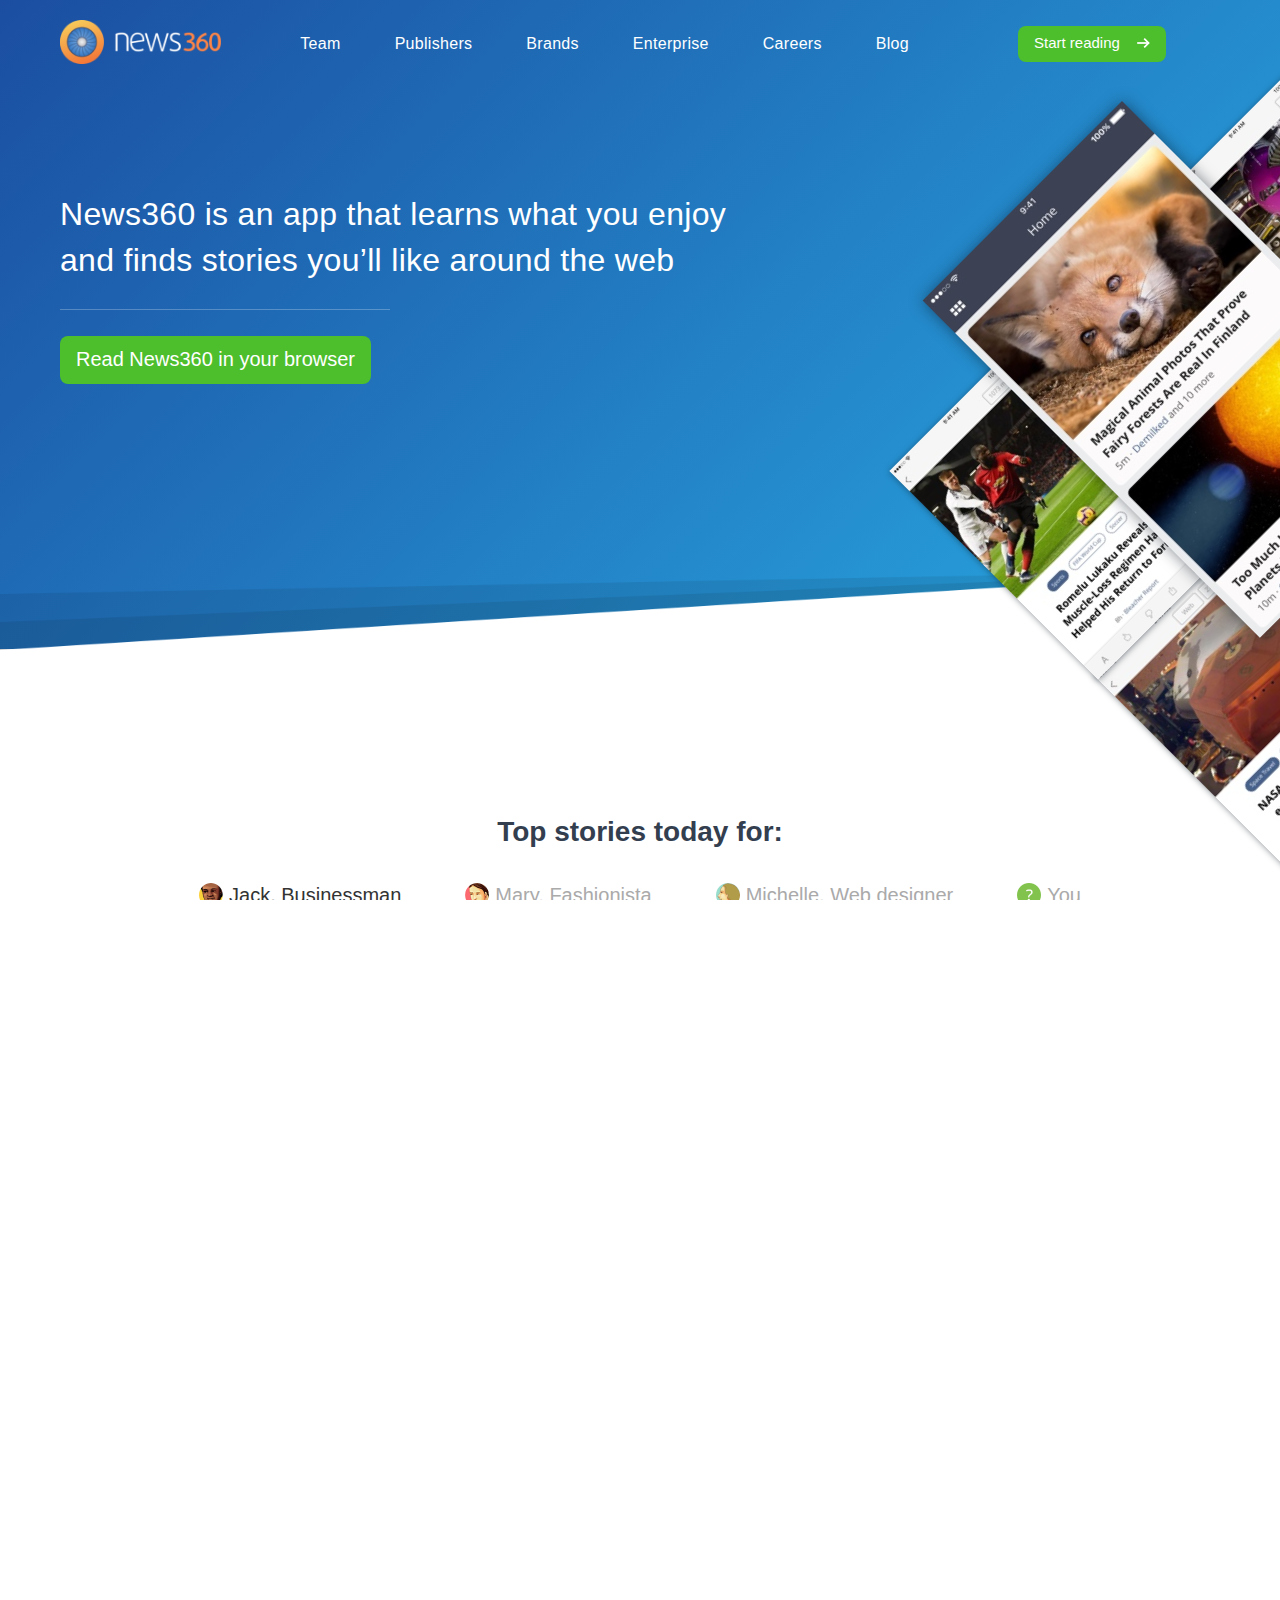
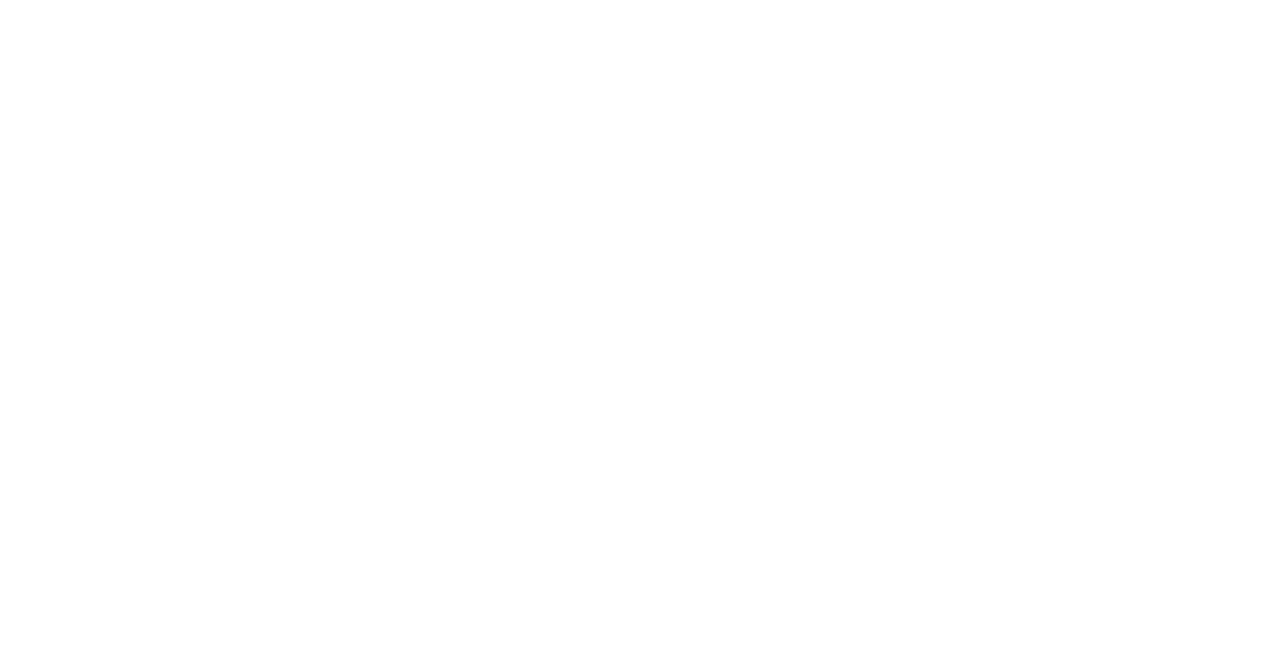
<file: index.html>
<!DOCTYPE html>
<html lang="en">

<head>
    <meta charset="UTF-8">
    <meta name="viewport" content="width=device-width, initial-scale=1">
    <title>News360</title>
    <link rel="stylesheet" href="https://use.fontawesome.com/releases/v5.8.1/css/all.css">
    <!-- <link rel="stylesheet" href="https://stackpath.bootstrapcdn.com/bootstrap/4.3.1/css/bootstrap.min.css"> -->
   
    <link rel="stylesheet" href="style.css">
    <link rel="stylesheet" href="responsive.css">
</head>

<body>
    <!--Header starts-->
    <header>
        <section id="header-wrapper">
            <div class="header-logo"><a href="#"><img src="img/logo_header.png"></a></div>
            <div class="header-nav-btn">
                <nav class="header-nav">
                    <a href="/team/" data-localize="team_link" class="">Team</a>
                    <a href="/publishers/" data-localize="publishers_link" class="">Publishers</a>
                    <a href="/brands/" data-localize="brands_link" class="">Brands</a>
                    <a href="/enterprise/" data-localize="enterprise_link" class="">Enterprise</a>
                    <a href="/careers/" data-localize="careers_link" class="">Careers</a>
                    <a href="http://contentmarketingallstars.com/" data-localize="blog_link" rel="nofollow">Blog</a>
                </nav>

             
            </div>
            <div class="header-btn index">
                <a href="home.html" class="button button-start green">
                    <span data-localize="start_reading_title">Start reading</span>
                    <span class="svg-icon"><svg xmlns="http://www.w3.org/2000/svg" width="13" height="10"
                            viewBox="1191 38.293 14.414 11.414">
                            <g style="fill:none;stroke:#fff;stroke-width:2px" transform="translate(7 6)">
                                <line x2="13" transform="translate(1184 38)"></line>
                                <path d="M1192,32l5,5-5,5" transform="translate(0 1)"></path>
                            </g>
                        </svg></span>
                </a>
            </div>
            <div class="tablet-toggle">
                <div class="header-btn tablet">
                    <a href="home.html" class="button button-start green">
                        <span data-localize="start_reading_title">Start reading</span>
                        <span class="svg-icon"><svg xmlns="http://www.w3.org/2000/svg" width="13" height="10"
                                viewBox="1191 38.293 14.414 11.414">
                                <g style="fill:none;stroke:#fff;stroke-width:2px" transform="translate(7 6)">
                                    <line x2="13" transform="translate(1184 38)"></line>
                                    <path d="M1192,32l5,5-5,5" transform="translate(0 1)"></path>
                                </g>
                            </svg></span>
                    </a>
                </div>
                <div class="header-toggle"><i class="fas fa-bars"></i></div>
            </div>

        </section>
    </header>
    <!--Header ends and Main starts-->
    <main>
        <section id="main-wrapper">
            <div class="main-home-screen">
                <h1><span >News360 is an app that learns what you enjoy</span><br>
                    <span >and finds stories you’ll like around the web</span></h1>
                <a href="/home" class="button button-start green" >Read News360 in
                    your browser</a>

            </div>
            <div class="main-rotate-screen">
                <img class="news-img news-img-02" src="img/02.jpg">
                <img class="news-img news-img-03" src="img/03.jpg">
                <img class="news-img news-img-04" src="img/04.jpg">
                <img class="news-img news-img-05" src="img/05.jpg">
                <img class="news-img news-img-06" src="img/06.jpg">
                <img class="news-img news-img-01" src="img/01.jpg">
            </div>
        </section>
        <section id="main-story-wrapper">
            <div class="story-title">
                <h2>Top stories today for:</h2>
            </div>

            <div class="tab-news">
                <div class="tab-news-ul">
                    <ul>
                        <li rel="li-j"><a href="#" class="selected"><img src="img/jack.png"> <span>Jack,
                                    Businessman</span></a></li>
                        <li rel="li-m"><a href="#"><img src="img/mary.png"> <span>Mary, Fashionista</span></a></li>
                        <li rel="li-ll"><a href="#"><img src="img/michelle.png"> <span>Michelle, Web designer</span></a>
                        </li>
                        <li rel="li-y"><a href="#"><img src="img/you.png"> <span>You</span></a></li>
                    </ul>
                </div>
            </div>
            <div class="tab-news-panel">
                <div class="tab-news-panel-inside">
                    <div id="li-j" class="headline normal">
                        <div class="headline-cell-container">
                            <div class="headline-cell">
                                <div class="img-container">
                                    <a class="headline-link">
                                        <div class="image"> <img src="img/com.jpg"> </div>
                                    </a>
                                </div>
                                <div class="text-content">
                                    <div class="tags-container"><a href="/topic/268446483"
                                            class="headline-tag added">Small Business</a>
                                        <a href="#" class="headline-tag added">Finance</a>
                                        <a href="#" class="headline-tag added">Business</a> </div>

                                    <h1 class="headline-title"><a class="headline-link"
                                            href="http://news360.com/article/495022005" target="_blank">Funding Circle
                                            Finds Banks Doing A Bad Job Lending To Small Businesses</a></h1>
                                    <p class="headline-info"><span>
                                            39m
                                            |&nbsp;
                                        </span><a href="#" class="headline-source">Forbes</a>&nbsp;

                                    </p>

                                </div>
                                <div class="headline-previewis-truncated" style="overflow-wrap: break-word;"><a
                                        class="headline-link" href="http://news360.com/article/495022005"
                                        target="_blank" style="display: block;">
                                        No wonder fintechs catering to small businesses... </a></div>
                                <div class="headline-preview"></div>
                                <div class="actions-container">
                                    <a href="#" class="headline-action like"></a>
                                    <a href="#" class="headline-action dislike"></a>
                                    <a href="#" class="headline-action index-save save"></a></div>
                            </div>
                        </div>
                        <div class="headline-cell-container">
                            <div class="headline-cell">
                                <div class="img-container">
                                    <a class="headline-link">
                                        <div class="image"><img src="img/think.jpg"> </div>
                                    </a>
                                </div>
                                <div class="text-content">
                                    <div class="tags-container"><a href="/topic/268446483"
                                            class="headline-tag added">Enterpeneur</a>
                                        <a href="/topic/268446468" class="headline-tag added">Healty Living</a>
                                    </div>

                                    <h1 class="headline-title"><a class="headline-link"
                                            href="http://news360.com/article/495022005" target="_blank">4 Home Massage
                                            Products to Keep You Pain-Free at Your Desk </a></h1>
                                    <p class="headline-info"><span>
                                            22m
                                            |&nbsp;
                                        </span><a href="/source/805319508"
                                            class="headline-source">Enterpreneur</a>&nbsp;
                                    </p>

                                </div>

                                <div class="headline-preview"></div>
                                <div class="actions-container">
                                    <a href="#" class="headline-action like"></a>
                                    <a href="#" class="headline-action dislike"></a>
                                    <a href="#" class="headline-action index-save save"></a></div>
                            </div>
                        </div>
                        <div class="headline-cell-container">
                            <div class="headline-cell">
                                <div class="img-container">
                                    <a class="headline-link">
                                        <div class="image"><img src="img/kload.jpg"> </div>
                                    </a>
                                </div>
                                <div class="text-content">
                                    <div class="tags-container"><a href="/topic/268446483"
                                            class="headline-tag added">Entrepreneurship</a>
                                        <a href="/topic/268446468" class="headline-tag added">Small Business</a>
                                    </div>

                                    <h1 class="headline-title"><a class="headline-link"
                                            href="http://news360.com/article/495022005" target="_blank">Strapped for
                                            Cash? Three Modern Ways To Take Out A Small Business Loan </a></h1>
                                    <p class="headline-info"><span>
                                            11h
                                            |&nbsp;
                                        </span><a href="/source/805319508" class="headline-source">Forbes</a>&nbsp;
                                    </p>

                                </div>
                                <div class="headline-previewis-truncated" style="overflow-wrap: break-word;"><a
                                        class="headline-link" href="http://news360.com/article/495022005"
                                        target="_blank" style="display: block;">
                                        Tal Masica, 30, and Zeke Araki, 31, could have... </a></div>
                                <div class="headline-preview"></div>
                                <div class="actions-container">
                                    <a href="#" class="headline-action like"></a>
                                    <a href="#" class="headline-action dislike"></a>
                                    <a href="#" class="headline-action index-save save"></a></div>
                            </div>
                        </div>
                        <div class="headline-cell-container">
                            <div class="headline-cell">
                                <div class="img-container">
                                    <a class="headline-link">
                                        <div class="image"><img src="img/fire.jpg"> </div>
                                    </a>
                                </div>
                                <div class="text-content">
                                    <div class="tags-container"><a href="/topic/268446483"
                                            class="headline-tag added">Entrepreneurship</a>
                                        <a href="/topic/268446468" class="headline-tag added">Small Business</a>
                                    </div>

                                    <h1 class="headline-title"><a class="headline-link"
                                            href="http://news360.com/article/495022005" target="_blank">These Childhood
                                            Buddies Created A $5 Million, Two-Man, Online Jewelry Business </a></h1>
                                    <p class="headline-info"><span>
                                            11h
                                            |&nbsp;
                                        </span><a href="/source/805319508" class="headline-source">Forbes</a>&nbsp;
                                    </p>

                                </div>
                                <div class="headline-previewis-truncated" style="overflow-wrap: break-word;"><a
                                        class="headline-link" href="http://news360.com/article/495022005"
                                        target="_blank" style="display: block;">
                                        Tal Masica, 30, and Zeke Araki, 31, could have... </a></div>
                                <div class="headline-preview"></div>
                                <div class="actions-container">
                                    <a href="#" class="headline-action like"></a>
                                    <a href="#" class="headline-action dislike"></a>
                                    <a href="#" class="headline-action index-save save"></a></div>
                            </div>
                        </div>
                        <div class="headline-cell-container">
                            <div class="headline-cell">
                                <div class="img-container">
                                    <a class="headline-link">
                                        <div class="image"><img src="img/all.jpg"> </div>
                                    </a>
                                </div>
                                <div class="text-content">
                                    <div class="tags-container"><a href="/topic/268446483"
                                            class="headline-tag added">Entrepreneurship</a>
                                        <a href="/topic/268446468" class="headline-tag added"> Business</a>
                                        <a href="/topic/268435458" class="headline-tag added">Business</a>
                                    </div>

                                    <h1 class="headline-title"><a class="headline-link"
                                            href="http://news360.com/article/495022005" target="_blank">Tray.io hauls in
                                            $37 million Series B to keep expanding enterprise automation tool </a></h1>
                                    <p class="headline-info"><span>
                                            11h
                                            |&nbsp;
                                        </span><a href="/source/805319508" class="headline-source">Forbes</a>&nbsp;
                                    </p>

                                </div>
                                <div class="headline-previewis-truncated" style="overflow-wrap: break-word;"><a
                                        class="headline-link" href="http://news360.com/article/495022005"
                                        target="_blank" style="display: block;">
                                        Tal Masica, 30, and Zeke Araki, 31, could have... </a></div>
                                <div class="headline-preview"></div>
                                <div class="actions-container">
                                    <a href="#" class="headline-action like"></a>
                                    <a href="#" class="headline-action dislike"></a>
                                    <a href="#" class="headline-action index-save save"></a></div>
                            </div>
                        </div>
                        <div class="headline-cell-container">
                            <div class="headline-cell">
                                <div class="img-container">
                                    <a class="headline-link">
                                        <div class="image"><img src="img/compete.jpg"> </div>
                                    </a>
                                </div>
                                <div class="text-content">
                                    <div class="tags-container"><a href="/topic/268446483"
                                            class="headline-tag added">Entrepreneurship</a>
                                        <a href="/topic/268446468" class="headline-tag added">Small Business</a>
                                    </div>

                                    <h1 class="headline-title"><a class="headline-link"
                                            href="http://news360.com/article/495022005" target="_blank">These Childhood
                                            Buddies Created A $5 Million, Two-Man, Online Jewelry Business </a></h1>
                                    <p class="headline-info"><span>
                                            11h
                                            |&nbsp;
                                        </span><a href="/source/805319508" class="headline-source">Forbes</a>&nbsp;
                                    </p>

                                </div>
                                <div class="headline-previewis-truncated" style="overflow-wrap: break-word;"><a
                                        class="headline-link" href="http://news360.com/article/495022005"
                                        target="_blank" style="display: block;">
                                        Tal Masica, 30, and Zeke Araki, 31, could have... </a></div>
                                <div class="headline-preview"></div>
                                <div class="actions-container">
                                    <a href="#" class="headline-action like"></a>
                                    <a href="#" class="headline-action dislike"></a>
                                    <a href="#" class="headline-action index-save save"></a></div>
                            </div>
                        </div>
                    </div>
                    <div style="display:none;" id="li-m" class="headline normal">
                        <div class="headline-cell-container">
                            <div class="headline-cell">
                                <div class="img-container">
                                    <a class="headline-link">
                                        <div class="image"> <img src="img/pock.jpg"> </div>
                                    </a>
                                </div>
                                <div class="text-content">
                                    <div class="tags-container"><a href="/topic/268446483"
                                            class="headline-tag added">Small Business</a>
                                        <a href="#" class="headline-tag added">Finance</a>
                                        <a href="#" class="headline-tag added">Business</a> </div>

                                    <h1 class="headline-title"><a class="headline-link"
                                            href="http://news360.com/article/495022005" target="_blank">Funding Circle
                                            Finds Banks Doing A Bad Job Lending To Small Businesses</a></h1>
                                    <p class="headline-info"><span>
                                            39m
                                            |&nbsp;
                                        </span><a href="#" class="headline-source">Forbes</a>&nbsp;

                                    </p>

                                </div>
                                <div class="headline-previewis-truncated" style="overflow-wrap: break-word;"><a
                                        class="headline-link" href="http://news360.com/article/495022005"
                                        target="_blank" style="display: block;">
                                        No wonder fintechs catering to small businesses... </a></div>
                                <div class="headline-preview"></div>
                                <div class="actions-container">
                                    <a href="#" class="headline-action like"></a>
                                    <a href="#" class="headline-action dislike"></a>
                                    <a href="#" class="headline-action index-save save"></a></div>
                            </div>
                        </div>
                        <div class="headline-cell-container">
                            <div class="headline-cell">
                                <div class="img-container">
                                    <a class="headline-link">
                                        <div class="image"><img src="img/moe.jpg"> </div>
                                    </a>
                                </div>
                                <div class="text-content">
                                    <div class="tags-container"><a href="/topic/268446483"
                                            class="headline-tag added">Enterpeneur</a>
                                        <a href="/topic/268446468" class="headline-tag added">Healty Living</a>
                                    </div>

                                    <h1 class="headline-title"><a class="headline-link"
                                            href="http://news360.com/article/495022005" target="_blank">4 Home Massage
                                            Products to Keep You Pain-Free at Your Desk </a></h1>
                                    <p class="headline-info"><span>
                                            22m
                                            |&nbsp;
                                        </span><a href="/source/805319508"
                                            class="headline-source">Enterpreneur</a>&nbsp;
                                    </p>

                                </div>

                                <div class="headline-preview"></div>
                                <div class="actions-container">
                                    <a href="#" class="headline-action like"></a>
                                    <a href="#" class="headline-action dislike"></a>
                                    <a href="#" class="headline-action index-save save"></a></div>
                            </div>
                        </div>
                        <div class="headline-cell-container">
                            <div class="headline-cell">
                                <div class="img-container">
                                    <a class="headline-link">
                                        <div class="image"><img src="img/gra.jpg"> </div>
                                    </a>
                                </div>
                                <div class="text-content">
                                    <div class="tags-container"><a href="/topic/268446483"
                                            class="headline-tag added">Entrepreneurship</a>
                                        <a href="/topic/268446468" class="headline-tag added">Small Business</a>
                                    </div>

                                    <h1 class="headline-title"><a class="headline-link"
                                            href="http://news360.com/article/495022005" target="_blank">These Childhood
                                            Buddies Created A $5 Million, Two-Man, Online Jewelry Business </a></h1>
                                    <p class="headline-info"><span>
                                            11h
                                            |&nbsp;
                                        </span><a href="/source/805319508" class="headline-source">Forbes</a>&nbsp;
                                    </p>

                                </div>
                                <div class="headline-previewis-truncated" style="overflow-wrap: break-word;"><a
                                        class="headline-link" href="http://news360.com/article/495022005"
                                        target="_blank" style="display: block;">
                                        Tal Masica, 30, and Zeke Araki, 31, could have... </a></div>
                                <div class="headline-preview"></div>
                                <div class="actions-container">
                                    <a href="#" class="headline-action like"></a>
                                    <a href="#" class="headline-action dislike"></a>
                                    <a href="#" class="headline-action index-save save"></a></div>
                            </div>
                        </div>
                        <div class="headline-cell-container">
                            <div class="headline-cell">
                                <div class="img-container">
                                    <a class="headline-link">
                                        <div class="image"><img src="img/fire.jpg"> </div>
                                    </a>
                                </div>
                                <div class="text-content">
                                    <div class="tags-container"><a href="/topic/268446483"
                                            class="headline-tag added">Entrepreneurship</a>
                                        <a href="/topic/268446468" class="headline-tag added">Small Business</a>
                                    </div>

                                    <h1 class="headline-title"><a class="headline-link"
                                            href="http://news360.com/article/495022005" target="_blank">3 Ways to
                                            Develop a Systematic Plan For Scaling Your SEO Agency - AllTopStartups </a>
                                    </h1>
                                    <p class="headline-info"><span>
                                            11h
                                            |&nbsp;
                                        </span><a href="/source/805319508" class="headline-source">Forbes</a>&nbsp;
                                    </p>

                                </div>
                                <div class="headline-previewis-truncated" style="overflow-wrap: break-word;"><a
                                        class="headline-link" href="http://news360.com/article/495022005"
                                        target="_blank" style="display: block;">
                                        Tal Masica, 30, and Zeke Araki, 31, could have... </a></div>
                                <div class="headline-preview"></div>
                                <div class="actions-container">
                                    <a href="#" class="headline-action like"></a>
                                    <a href="#" class="headline-action dislike"></a>
                                    <a href="#" class="headline-action index-save save"></a></div>
                            </div>
                        </div>
                        <div class="headline-cell-container">
                            <div class="headline-cell">
                                <div class="img-container">
                                    <a class="headline-link">
                                        <div class="image"><img src="img/all.jpg"> </div>
                                    </a>
                                </div>
                                <div class="text-content">
                                    <div class="tags-container"><a href="/topic/268446483"
                                            class="headline-tag added">Entrepreneurship</a>
                                        <a href="/topic/268446468" class="headline-tag added"> Business</a>
                                        <a href="/topic/268435458" class="headline-tag added">Business</a>
                                    </div>

                                    <h1 class="headline-title"><a class="headline-link"
                                            href="http://news360.com/article/495022005" target="_blank">Tray.io hauls in
                                            $37 million Series B to keep expanding enterprise automation tool </a></h1>
                                    <p class="headline-info"><span>
                                            11h
                                            |&nbsp;
                                        </span><a href="/source/805319508" class="headline-source">Forbes</a>&nbsp;
                                    </p>

                                </div>
                                <div class="headline-previewis-truncated" style="overflow-wrap: break-word;"><a
                                        class="headline-link" href="http://news360.com/article/495022005"
                                        target="_blank" style="display: block;">
                                        Tal Masica, 30, and Zeke Araki, 31, could have... </a></div>
                                <div class="headline-preview"></div>
                                <div class="actions-container">
                                    <a href="#" class="headline-action like"></a>
                                    <a href="#" class="headline-action dislike"></a>
                                    <a href="#" class="headline-action index-save save"></a></div>
                            </div>
                        </div>
                        <div class="headline-cell-container">
                            <div class="headline-cell">
                                <div class="img-container">
                                    <a class="headline-link">
                                        <div class="image"><img src="img/compete.jpg"> </div>
                                    </a>
                                </div>
                                <div class="text-content">
                                    <div class="tags-container"><a href="/topic/268446483"
                                            class="headline-tag added">Entrepreneurship</a>
                                        <a href="#" class="headline-tag added">Small Business</a>
                                    </div>

                                    <h1 class="headline-title"><a class="headline-link"
                                            href="http://news360.com/article/495022005" target="_blank">4 Psychological
                                            Truths to Make Selling Easier</a></h1>
                                    <p class="headline-info"><span>
                                            11h
                                            |&nbsp;
                                        </span><a href="/source/805319508" class="headline-source">Forbes</a>&nbsp;
                                    </p>

                                </div>
                                <div class="headline-previewis-truncated" style="overflow-wrap: break-word;"><a
                                        class="headline-link" href="http://news360.com/article/495022005"
                                        target="_blank" style="display: block;">
                                        Tal Masica, 30, and Zeke Araki, 31, could have... </a></div>
                                <div class="headline-preview"></div>
                                <div class="actions-container">
                                    <a href="#" class="headline-action like"></a>
                                    <a href="#" class="headline-action dislike"></a>
                                    <a href="#" class="headline-action index-save save"></a></div>
                            </div>
                        </div>
                    </div>
                    <div style="display:none;" id="li-ll" class="headline normal">
                        <div class="headline-cell-container">
                            <div class="headline-cell">
                                <div class="img-container">
                                    <a class="headline-link">
                                        <div class="image"> <img src="img/cons.jpg"> </div>
                                    </a>
                                </div>
                                <div class="text-content">
                                    <div class="tags-container"><a href="/topic/268446483"
                                            class="headline-tag added">Small Business</a>
                                        <a href="/topic/268446468" class="headline-tag added">Finance</a>
                                        <a href="/topic/268435458" class="headline-tag added">Business</a> </div>

                                    <h1 class="headline-title"><a class="headline-link"
                                            href="http://news360.com/article/495022005" target="_blank">Funding Circle
                                            Finds Banks Doing A Bad Job Lending To Small Businesses</a></h1>
                                    <p class="headline-info"><span>
                                            39m
                                            |&nbsp;
                                        </span><a href="/source/805319508" class="headline-source">Forbes</a>&nbsp;

                                    </p>

                                </div>
                                <div class="headline-previewis-truncated" style="overflow-wrap: break-word;"><a
                                        class="headline-link" href="http://news360.com/article/495022005"
                                        target="_blank" style="display: block;">
                                        No wonder fintechs catering to small businesses... </a></div>
                                <div class="headline-preview"></div>
                                <div class="actions-container">
                                    <a href="#" class="headline-action like"></a>
                                    <a href="#" class="headline-action dislike"></a>
                                    <a href="#" class="headline-action index-save save"></a></div>
                            </div>
                        </div>
                        <div class="headline-cell-container">
                            <div class="headline-cell">
                                <div class="img-container">
                                    <a class="headline-link">
                                        <div class="image"><img src="img/gri.jpg"> </div>
                                    </a>
                                </div>
                                <div class="text-content">
                                    <div class="tags-container"><a href="/topic/268446483"
                                            class="headline-tag added">Enterpeneur</a>
                                        <a href="/topic/268446468" class="headline-tag added">Healty Living</a>
                                    </div>

                                    <h1 class="headline-title"><a class="headline-link"
                                            href="http://news360.com/article/495022005" target="_blank">Modern Medical:
                                            How Tech Has Changed The Patient-Doctor Experience - AllTopStartups </a>
                                    </h1>
                                    <p class="headline-info"><span>
                                            22m
                                            |&nbsp;
                                        </span><a href="/source/805319508"
                                            class="headline-source">Enterpreneur</a>&nbsp;
                                    </p>

                                </div>

                                <div class="headline-preview"></div>
                                <div class="actions-container">
                                    <a href="#" class="headline-action like"></a>
                                    <a href="#" class="headline-action dislike"></a>
                                    <a href="#" class="headline-action index-save save"></a></div>
                            </div>
                        </div>
                        <div class="headline-cell-container">
                            <div class="headline-cell">
                                <div class="img-container">
                                    <a class="headline-link">
                                        <div class="image"><img src="img/doc.jpg"> </div>
                                    </a>
                                </div>
                                <div class="text-content">
                                    <div class="tags-container"><a href="/topic/268446483"
                                            class="headline-tag added">Entrepreneurship</a>
                                        <a href="/topic/268446468" class="headline-tag added">Small Business</a>
                                    </div>

                                    <h1 class="headline-title"><a class="headline-link"
                                            href="http://news360.com/article/495022005" target="_blank">These Childhood
                                            Buddies Created A $5 Million, Two-Man, Online Jewelry Business </a></h1>
                                    <p class="headline-info"><span>
                                            11h
                                            |&nbsp;
                                        </span><a href="/source/805319508" class="headline-source">Forbes</a>&nbsp;
                                    </p>

                                </div>
                                <div class="headline-previewis-truncated" style="overflow-wrap: break-word;"><a
                                        class="headline-link" href="http://news360.com/article/495022005"
                                        target="_blank" style="display: block;">
                                        Tal Masica, 30, and Zeke Araki, 31, could have... </a></div>
                                <div class="headline-preview"></div>
                                <div class="actions-container">
                                    <a href="#" class="headline-action like"></a>
                                    <a href="#" class="headline-action dislike"></a>
                                    <a href="#" class="headline-action index-save save"></a></div>
                            </div>
                        </div>
                        <div class="headline-cell-container">
                            <div class="headline-cell">
                                <div class="img-container">
                                    <a class="headline-link">
                                        <div class="image"><img src="img/fire.jpg"> </div>
                                    </a>
                                </div>
                                <div class="text-content">
                                    <div class="tags-container"><a href="/topic/268446483"
                                            class="headline-tag added">Entrepreneurship</a>
                                        <a href="/topic/268446468" class="headline-tag added">Small Business</a>
                                    </div>

                                    <h1 class="headline-title"><a class="headline-link"
                                            href="http://news360.com/article/495022005" target="_blank">How Employee
                                            Monitoring Boosts Productivity - AllTopStartups</a></h1>
                                    <p class="headline-info"><span>
                                            11h
                                            |&nbsp;
                                        </span><a href="/source/805319508" class="headline-source">Forbes</a>&nbsp;
                                    </p>

                                </div>
                                <div class="headline-previewis-truncated" style="overflow-wrap: break-word;"><a
                                        class="headline-link" href="http://news360.com/article/495022005"
                                        target="_blank" style="display: block;">
                                        Tal Masica, 30, and Zeke Araki, 31, could have... </a></div>
                                <div class="headline-preview"></div>
                                <div class="actions-container">
                                    <a href="#" class="headline-action like"></a>
                                    <a href="#" class="headline-action dislike"></a>
                                    <a href="#" class="headline-action index-save save"></a></div>
                            </div>
                        </div>
                        <div class="headline-cell-container">
                            <div class="headline-cell">
                                <div class="img-container">
                                    <a class="headline-link">
                                        <div class="image"><img src="img/all.jpg"> </div>
                                    </a>
                                </div>
                                <div class="text-content">
                                    <div class="tags-container"><a href="/topic/268446483"
                                            class="headline-tag added">Entrepreneurship</a>
                                        <a href="/topic/268446468" class="headline-tag added"> Business</a>
                                        <a href="/topic/268435458" class="headline-tag added">Business</a>
                                    </div>

                                    <h1 class="headline-title"><a class="headline-link"
                                            href="http://news360.com/article/495022005" target="_blank">Tray.io hauls in
                                            $37 million Series B to keep expanding enterprise automation tool </a></h1>
                                    <p class="headline-info"><span>
                                            11h
                                            |&nbsp;
                                        </span><a href="/source/805319508" class="headline-source">Forbes</a>&nbsp;
                                    </p>

                                </div>
                                <div class="headline-previewis-truncated" style="overflow-wrap: break-word;"><a
                                        class="headline-link" href="http://news360.com/article/495022005"
                                        target="_blank" style="display: block;">
                                        Tal Masica, 30, and Zeke Araki, 31, could have... </a></div>
                                <div class="headline-preview"></div>
                                <div class="actions-container">
                                    <a href="#" class="headline-action like"></a>
                                    <a href="#" class="headline-action dislike"></a>
                                    <a href="#" class="headline-action index-save save"></a></div>
                            </div>
                        </div>
                        <div class="headline-cell-container">
                            <div class="headline-cell">
                                <div class="img-container">
                                    <a class="headline-link">
                                        <div class="image"><img src="img/compete.jpg"> </div>
                                    </a>
                                </div>
                                <div class="text-content">
                                    <div class="tags-container"><a href="/topic/268446483"
                                            class="headline-tag added">Entrepreneurship</a>
                                        <a href="/topic/268446468" class="headline-tag added">Small Business</a>
                                    </div>

                                    <h1 class="headline-title"><a class="headline-link"
                                            href="http://news360.com/article/495022005" target="_blank">These Childhood
                                            Buddies Created A $5 Million, Two-Man, Online Jewelry Business </a></h1>
                                    <p class="headline-info"><span>
                                            11h
                                            |&nbsp;
                                        </span><a href="/source/805319508" class="headline-source">Forbes</a>&nbsp;
                                    </p>

                                </div>
                                <div class="headline-previewis-truncated" style="overflow-wrap: break-word;"><a
                                        class="headline-link" href="http://news360.com/article/495022005"
                                        target="_blank" style="display: block;">
                                        Tal Masica, 30, and Zeke Araki, 31, could have... </a></div>
                                <div class="headline-preview"></div>
                                <div class="actions-container">
                                    <a href="#" class="headline-action like"></a>
                                    <a href="#" class="headline-action dislike"></a>
                                    <a href="#" class="headline-action index-save save"></a></div>
                            </div>
                        </div>
                    </div>
                    <div style="display:none;" id="li-y" class="headline normal">
                        <div class="headline-cell-container">
                            <div class="headline-cell">
                                <div class="img-container">
                                    <a class="headline-link">
                                        <div class="image"> <img src="img/cons.jpg"> </div>
                                    </a>
                                </div>
                                <div class="text-content">
                                    <div class="tags-container"><a href="/topic/268446483"
                                            class="headline-tag added">Small Business</a>
                                        <a href="/topic/268446468" class="headline-tag added">Finance</a>
                                        <a href="/topic/268435458" class="headline-tag added">Business</a> </div>

                                    <h1 class="headline-title"><a class="headline-link"
                                            href="http://news360.com/article/495022005" target="_blank">Funding Circle
                                            Finds Banks Doing A Bad Job Lending To Small Businesses</a></h1>
                                    <p class="headline-info"><span>
                                            39m
                                            |&nbsp;
                                        </span><a href="/source/805319508" class="headline-source">Forbes</a>&nbsp;

                                    </p>

                                </div>
                                <div class="headline-previewis-truncated" style="overflow-wrap: break-word;"><a
                                        class="headline-link" href="http://news360.com/article/495022005"
                                        target="_blank" style="display: block;">
                                        No wonder fintechs catering to small businesses... </a></div>
                                <div class="headline-preview"></div>
                                <div class="actions-container">
                                    <a href="#" class="headline-action like"></a>
                                    <a href="#" class="headline-action dislike"></a>
                                    <a href="#" class="headline-action index-save save"></a></div>
                            </div>
                        </div>
                        <div class="headline-cell-container">
                            <div class="headline-cell">
                                <div class="img-container">
                                    <a class="headline-link">
                                        <div class="image"><img src="img/gri.jpg"> </div>
                                    </a>
                                </div>
                                <div class="text-content">
                                    <div class="tags-container"><a href="/topic/268446483"
                                            class="headline-tag added">Enterpeneur</a>
                                        <a href="/topic/268446468" class="headline-tag added">Healty Living</a>
                                    </div>

                                    <h1 class="headline-title"><a class="headline-link"
                                            href="http://news360.com/article/495022005" target="_blank">4 Home Massage
                                            Products to Keep You Pain-Free at Your Desk </a></h1>
                                    <p class="headline-info"><span>
                                            22m
                                            |&nbsp;
                                        </span><a href="/source/805319508"
                                            class="headline-source">Enterpreneur</a>&nbsp;
                                    </p>

                                </div>

                                <div class="headline-preview"></div>
                                <div class="actions-container">
                                    <a href="#" class="headline-action like"></a>
                                    <a href="#" class="headline-action dislike"></a>
                                    <a href="#" class="headline-action index-save save"></a></div>
                            </div>
                        </div>
                        <div class="headline-cell-container">
                            <div class="headline-cell">
                                <div class="img-container">
                                    <a class="headline-link">
                                        <div class="image"><img src="img/doc.jpg"> </div>
                                    </a>
                                </div>
                                <div class="text-content">
                                    <div class="tags-container"><a href="/topic/268446483"
                                            class="headline-tag added">Entrepreneurship</a>
                                        <a href="/topic/268446468" class="headline-tag added">Small Business</a>
                                    </div>

                                    <h1 class="headline-title"><a class="headline-link"
                                            href="http://news360.com/article/495022005" target="_blank">These Childhood
                                            Buddies Created A $5 Million, Two-Man, Online Jewelry Business </a></h1>
                                    <p class="headline-info"><span>
                                            11h
                                            |&nbsp;
                                        </span><a href="/source/805319508" class="headline-source">Forbes</a>&nbsp;
                                    </p>

                                </div>
                                <div class="headline-previewis-truncated" style="overflow-wrap: break-word;"><a
                                        class="headline-link" href="http://news360.com/article/495022005"
                                        target="_blank" style="display: block;">
                                        Tal Masica, 30, and Zeke Araki, 31, could have... </a></div>
                                <div class="headline-preview"></div>
                                <div class="actions-container">
                                    <a href="#" class="headline-action like"></a>
                                    <a href="#" class="headline-action dislike"></a>
                                    <a href="#" class="headline-action index-save save"></a></div>
                            </div>
                        </div>
                        <div class="headline-cell-container">
                            <div class="headline-cell">
                                <div class="img-container">
                                    <a class="headline-link">
                                        <div class="image"><img src="img/fire.jpg"> </div>
                                    </a>
                                </div>
                                <div class="text-content">
                                    <div class="tags-container"><a href="/topic/268446483"
                                            class="headline-tag added">Entrepreneurship</a>
                                        <a href="/topic/268446468" class="headline-tag added">Small Business</a>
                                    </div>

                                    <h1 class="headline-title"><a class="headline-link"
                                            href="http://news360.com/article/495022005" target="_blank">These Childhood
                                            Buddies Created A $5 Million, Two-Man, Online Jewelry Business </a></h1>
                                    <p class="headline-info"><span>
                                            11h
                                            |&nbsp;
                                        </span><a href="/source/805319508" class="headline-source">Forbes</a>&nbsp;
                                    </p>

                                </div>
                                <div class="headline-preview is-truncated" style="overflow-wrap: break-word;"><a
                                        class="headline-link" href="http://news360.com/article/495022005"
                                        target="_blank" style="display: block;">
                                        Tal Masica, 30, and Zeke Araki, 31, could have... </a></div>
                                <div class="headline-preview"></div>
                                <div class="actions-container">
                                    <a href="#" class="headline-action like"></a>
                                    <a href="#" class="headline-action dislike"></a>
                                    <a href="#" class="headline-action index-save save"></a></div>
                            </div>
                        </div>
                        <div class="headline-cell-container">
                            <div class="headline-cell">
                                <div class="img-container">
                                    <a class="headline-link">
                                        <div class="image"><img src="img/all.jpg"> </div>
                                    </a>
                                </div>
                                <div class="text-content">
                                    <div class="tags-container"><a href="/topic/268446483"
                                            class="headline-tag added">Entrepreneurship</a>
                                        <a href="/topic/268446468" class="headline-tag added"> Business</a>
                                        <a href="/topic/268435458" class="headline-tag added">Business</a>
                                    </div>

                                    <h1 class="headline-title"><a class="headline-link"
                                            href="http://news360.com/article/495022005" target="_blank">Tray.io hauls in
                                            $37 million Series B to keep expanding enterprise automation tool </a></h1>
                                    <p class="headline-info"><span>
                                            11h
                                            |&nbsp;
                                        </span><a href="/source/805319508" class="headline-source">Forbes</a>&nbsp;
                                    </p>

                                </div>
                                <div class="headline-previewis-truncated" style="overflow-wrap: break-word;"><a
                                        class="headline-link" href="http://news360.com/article/495022005"
                                        target="_blank" style="display: block;">
                                        Tal Masica, 30, and Zeke Araki, 31, could have... </a></div>
                                <div class="headline-preview"></div>
                                <div class="actions-container">
                                    <a href="#" class="headline-action like"></a>
                                    <a href="#" class="headline-action dislike"></a>
                                    <a href="#" class="headline-action index-save save"></a></div>
                            </div>
                        </div>
                        <div class="headline-cell-container">
                            <div class="headline-cell">
                                <div class="img-container">
                                    <a class="headline-link">
                                        <div class="image"><img src="img/compete.jpg"> </div>
                                    </a>
                                </div>
                                <div class="text-content">
                                    <div class="tags-container"><a href="/topic/268446483"
                                            class="headline-tag added">Entrepreneurship</a>
                                        <a href="/topic/268446468" class="headline-tag added">Small Business</a>
                                    </div>

                                    <h1 class="headline-title"><a class="headline-link"
                                            href="http://news360.com/article/495022005" target="_blank">These Childhood
                                            Buddies Created A $5 Million, Two-Man, Online Jewelry Business </a></h1>
                                    <p class="headline-info"><span>
                                            11h
                                            |&nbsp;
                                        </span><a href="/source/805319508" class="headline-source">Forbes</a>&nbsp;
                                    </p>

                                </div>
                                <div class="headline-previewis-truncated" style="overflow-wrap: break-word;"><a
                                        class="headline-link" href="http://news360.com/article/495022005"
                                        target="_blank" style="display: block;">
                                        Tal Masica, 30, and Zeke Araki, 31, could have... </a></div>
                                <div class="headline-preview"></div>
                                <div class="actions-container">
                                    <a href="#" class="headline-action like"></a>
                                    <a href="#" class="headline-action dislike"></a>
                                    <a href="#" class="headline-action index-save save"></a></div>
                            </div>
                        </div>
                    </div>
                </div>
            </div>
            <div class="story-tab-btn">
                <a href="home.html" class="button-end button start_read green">Start reading whats matters to you</a>
            </div>
        </section>
    </main>
    <footer>
        <div class="footer-wrapper f-wrap">
            <div class="logo_box">
                <a href="/"><img src="img/logo_header.png" alt="News360"></a>
            </div>

            <div class="footer_nav">
                <a href="/team/">Team</a>
                <a href="/publishers/">Publishers</a>
                <a href="/brands/">Brands</a>
                <a href="/enterprise/">Enterprise</a>
                <a href="/careers/">Careers</a>
                <a href="http://contentmarketingallstars.com/">Blog</a>
            </div>
        </div>
        <div class="footer-end">
            <div class="left">
                <span>© 2019, News360. <span data-localize="all_right_reserved">All rights reserved</span></span>
            </div>
            <div class="right" style="text-transform:uppercase">
                <a href="/privacy/" data-localize="privacy_title">Privacy Policy</a>
                <a href="/terms/" data-localize="terms_title">Terms of Use</a>
            </div>
        </div>
    </footer>
    <script src="https://code.jquery.com/jquery-3.4.0.min.js"></script>
    <script src="script.js"></script>
</body>

</html>
</file>
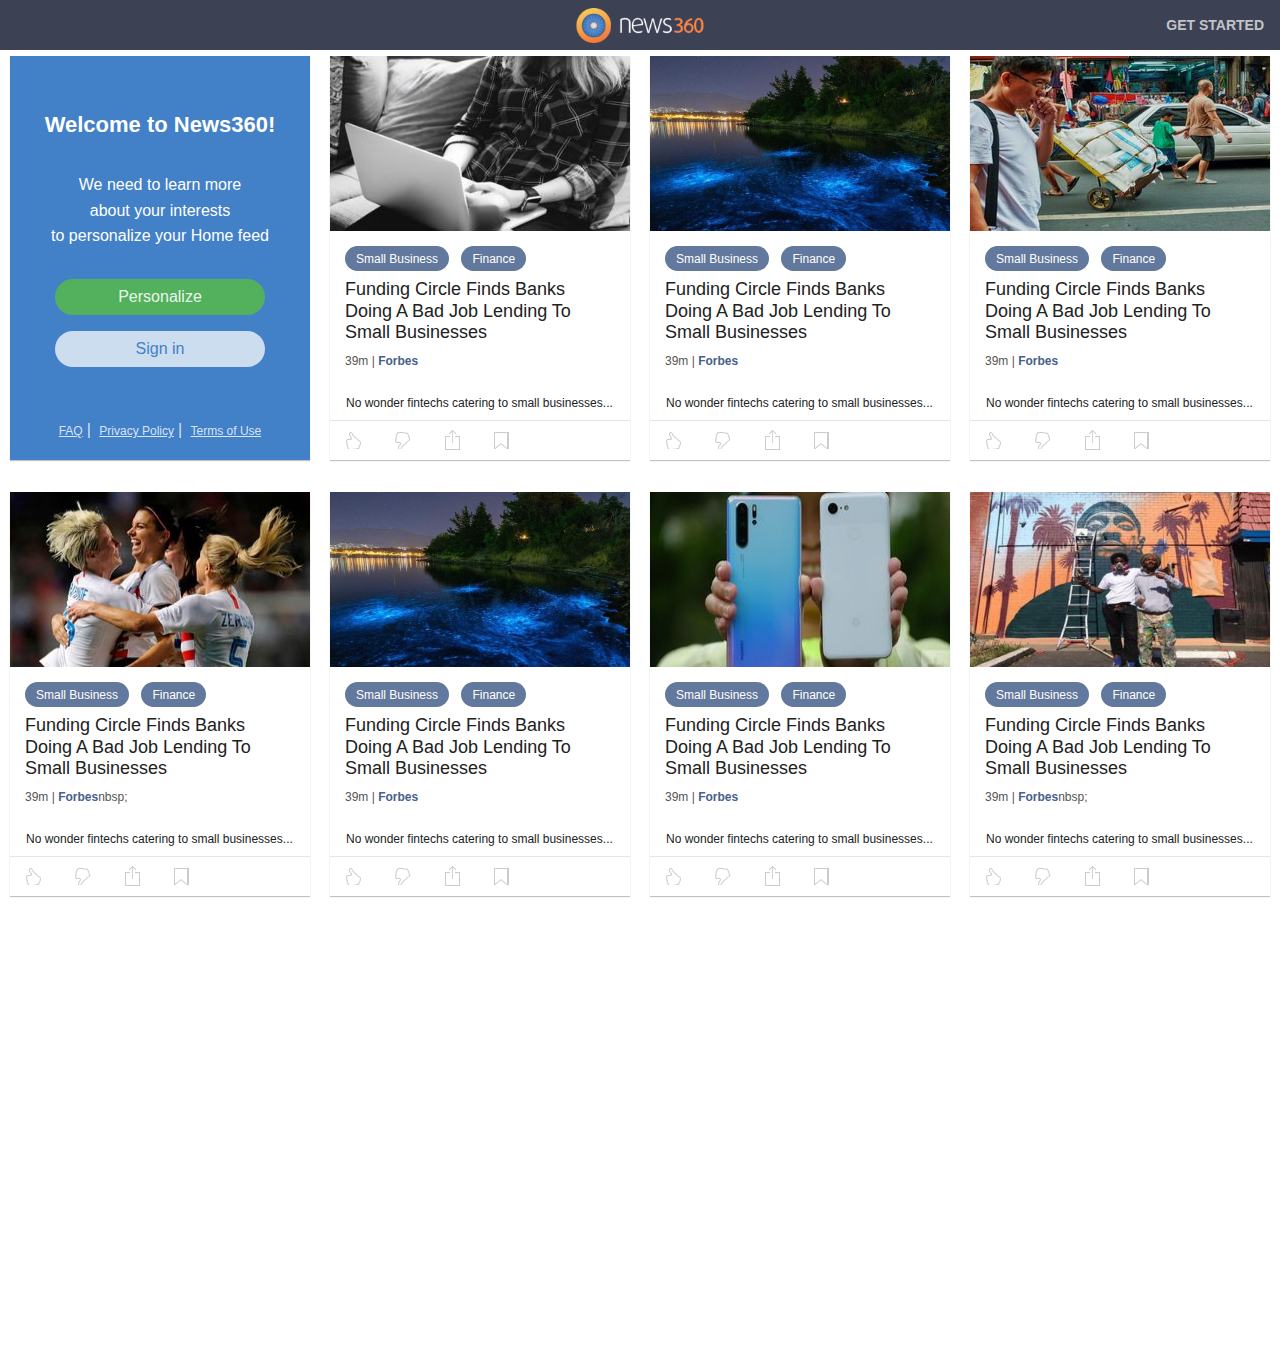
<file: home.html>
<!DOCTYPE html>
<html lang="en">

<head>
    <meta charset="UTF-8">
    <meta name="viewport" content="width=device-width, initial-scale=1">
    <title>News360</title>
    <link rel="stylesheet" href="https://use.fontawesome.com/releases/v5.8.1/css/all.css">
    <link rel="stylesheet" href="https://stackpath.bootstrapcdn.com/bootstrap/4.3.1/css/bootstrap.min.css">
    <link rel="stylesheet" href="style.css">
</head>

<body>
    <div class="topbar">
        <div class="topbar-container">
            <a class="topbar-logo" href="index.html"></a>
            <a class="topbar-button topbar-get-started-button" href="intro.html">Get started</a>
        </div>
    </div>
    <div class="headlines">
       
        <div class="headline-grid">

            <div class="headline-grid-cell-frame normal">
                <div class="headline-cell-container">
                    <div class="app-intro-cell">
                        <div class="ap-cell ap-intro-cell ">
                            <p class="ap-intro-title">Welcome to News360!</p>
                            <p class="ap-intro-text">We&nbsp;need&nbsp;to&nbsp;learn&nbsp;more
                                about&nbsp;your&nbsp;interests to&nbsp;personalize&nbsp;your&nbsp;Home&nbsp;feed</p>
                            <p class="ap-intro-desktop-text"></p>
                            <a class="a-personalize" href="/intro"><button type="button"
                                    class="ap-button ap-intro-personalize-button">Personalize</button></a>
                            <button type="button" class="ap-button ap-intro-signin-button" data-toggle="modal"
                                data-target="#exampleModal">
                                Sign in
                            </button>
                            <div class="ap-intro-links">
                                <a href="/faq" class="ap-intro-link" target="_blank">FAQ</a>|

                                <a href="/privacy" class="ap-intro-link" target="_blank">Privacy Policy</a>|

                                <a href="/terms" class="ap-intro-link" target="_blank">Terms of Use</a> </div>
                        </div>
                    </div>
                </div>
            </div>
            <div class="headline-grid-cell-frame ">
                <div class="headline-cell-container">
                    <div class="headline-cell">
                        <div class="img-container">
                            <a class="headline-link">
                                <div class="image"> <img src="img/com.jpg"> </div>
                            </a>
                        </div>
                        <div class="text-content">
                            <div class="tags-container"><a href="/topic/268446483" class="headline-tag added">Small
                                    Business</a>
                                <a href="/topic/268446468" class="headline-tag added">Finance</a>
                                <a href="/topic/268435458" class="headline-tag added">Business</a> </div>

                            <h1 class="headline-title"><a class="headline-link" href="#" target="_blank">Funding Circle
                                    Finds Banks Doing A Bad Job Lending To Small Businesses</a></h1>
                            <p class="headline-info"><span>
                                    39m
                                    |&nbsp;
                                </span><a href="/source/805319508" class="headline-source">Forbes</a>&nbsp;
                            </p>

                        </div>
                        <div class="headline-previewis-truncated" style="overflow-wrap: break-word;"><a
                                class="headline-link" href="http://news360.com/article/495022005" target="_blank"
                                style="display: block;">
                                No wonder fintechs catering to small businesses... </a></div>

                        <div class="actions-container">
                            <a href="javascript:void(0)" class="headline-action like"> </a>
                            <a href="#" class="headline-action dislike"></a>
                            <a href="#" class="headline-action share"></a>
                            <div class="popover-container ">
                                <div class="popover-content">
                                        <a class="popover-fb"><img src="img/fb.svg">Facebook</a>
                                        <a class="popover-google"><img src="img/ggle.svg">Google</a>
                                </div>
                            </div>
                            <a href="#" class="headline-action save"></a>
                        </div>
                    </div>
                </div>
            </div>
            <div class="headline-grid-cell-frame ">
                <div class="headline-cell-container">
                    <div class="headline-cell">
                        <div class="img-container">
                            <a class="headline-link">
                                <div class="image"> <img src="img/forews.jpg"> </div>
                            </a>
                        </div>
                        <div class="text-content">
                            <div class="tags-container"><a href="/topic/268446483" class="headline-tag added">Small
                                    Business</a>
                                <a href="/topic/268446468" class="headline-tag added">Finance</a>
                                <a href="/topic/268435458" class="headline-tag added">Business</a> </div>

                            <h1 class="headline-title"><a class="headline-link"
                                    href="http://news360.com/article/495022005" target="_blank">Funding Circle
                                    Finds Banks Doing A Bad Job Lending To Small Businesses</a></h1>
                            <p class="headline-info"><span>
                                    39m
                                    |&nbsp;
                                </span><a href="/source/805319508" class="headline-source">Forbes</a>&nbsp;
                            </p>

                        </div>
                        <div class="headline-previewis-truncated" style="overflow-wrap: break-word;"><a
                                class="headline-link" href="http://news360.com/article/495022005" target="_blank"
                                style="display: block;">
                                No wonder fintechs catering to small businesses... </a></div>

                        <div class="actions-container">
                            <a href="#" class="headline-action like"></a>
                            <a href="#" class="headline-action dislike"></a>
                            <a href="#" class="headline-action share"></a>
                            <a href="#" class="headline-action save"></a>
                            <div class="popover-container ">
                                <div class="popover-content">
                                        <a class="popover-fb"><img src="img/fb.svg">Facebook</a>
                                        <a class="popover-google"><img src="img/ggle.svg">Google</a>
                                </div>
                            </div>
                        </div>

                    </div>
                </div>
            </div>
            <div class="headline-grid-cell-frame ">
                <div class="headline-cell-container">
                    <div class="headline-cell">
                        <div class="img-container">
                            <a class="headline-link">
                                <div class="image"> <img src="img/china.jpg"> </div>
                            </a>
                        </div>
                        <div class="text-content">
                            <div class="tags-container"><a href="/topic/268446483" class="headline-tag added">Small
                                    Business</a>
                                <a href="/topic/268446468" class="headline-tag added">Finance</a>
                                <a href="/topic/268435458" class="headline-tag added">Business</a> </div>

                            <h1 class="headline-title"><a class="headline-link"
                                    href="http://news360.com/article/495022005" target="_blank">Funding Circle
                                    Finds Banks Doing A Bad Job Lending To Small Businesses</a></h1>
                            <p class="headline-info"><span>
                                    39m
                                    |&nbsp;
                                </span><a href="/source/805319508" class="headline-source">Forbes</a>&nbsp;
                            </p>

                        </div>
                        <div class="headline-previewis-truncated" style="overflow-wrap: break-word;"><a
                                class="headline-link" href="http://news360.com/article/495022005" target="_blank"
                                style="display: block;">
                                No wonder fintechs catering to small businesses... </a></div>

                        <div class="actions-container">
                            <a href="#" class="headline-action like"></a>
                            <a href="#" class="headline-action dislike"></a>
                            <a href="#" class="headline-action share"></a>
                            <a href="#" class="headline-action save"></a>
                            <div class="popover-container ">
                                <div class="popover-content">
                                        <a class="popover-fb"><img src="img/fb.svg">Facebook</a>
                                        <a class="popover-google"><img src="img/ggle.svg">Google</a>
                                </div>
                            </div>
                        </div>
                    </div>
                </div>
            </div>
            <div class="headline-grid-cell-frame ">
                <div class="headline-cell-container">
                    <div class="headline-cell">
                        <div class="img-container">
                            <a class="headline-link">
                                <div class="image"> <img src="img/fow.jpg"> </div>
                            </a>
                        </div>
                        <div class="text-content">
                            <div class="tags-container"><a href="/topic/268446483" class="headline-tag added">Small
                                    Business</a>
                                <a href="/topic/268446468" class="headline-tag added">Finance</a>
                                <a href="/topic/268435458" class="headline-tag added">Business</a> </div>

                            <h1 class="headline-title"><a class="headline-link"
                                    href="http://news360.com/article/495022005" target="_blank">Funding Circle
                                    Finds Banks Doing A Bad Job Lending To Small Businesses</a></h1>
                            <p class="headline-info"><span>
                                    39m

                                    |&nbsp;
                                </span><a href="/source/805319508" class="headline-source">Forbes</a>nbsp;
                            </p>

                        </div>
                        <div class="headline-previewis-truncated" style="overflow-wrap: break-word;"><a
                                class="headline-link" href="http://news360.com/article/495022005" target="_blank"
                                style="display: block;">
                                No wonder fintechs catering to small businesses... </a></div>

                        <div class="actions-container">
                            <a href="javascript:void(0)" class="headline-action like"></a>
                            <a href="#" class="headline-action dislike"></a>
                            <a href="#" class="headline-action share"></a>
                            <a href="#" class="headline-action save"></a>
                            <div class="popover-container ">
                                <div class="popover-content">
                                        <a class="popover-fb"><img src="img/fb.svg">Facebook</a>
                                        <a class="popover-google"><img src="img/ggle.svg">Google</a>
                                </div>
                            </div>
                        </div>
                    </div>
                </div>
            </div>
            <div class="headline-grid-cell-frame ">
                <div class="headline-cell-container">
                    <div class="headline-cell">
                        <div class="img-container">
                            <a class="headline-link">
                                <div class="image"> <img src="img/forews.jpg"> </div>
                            </a>
                        </div>
                        <div class="text-content">
                            <div class="tags-container"><a href="/topic/268446483" class="headline-tag added">Small
                                    Business</a>
                                <a href="/topic/268446468" class="headline-tag added">Finance</a>
                                <a href="/topic/268435458" class="headline-tag added">Business</a> </div>

                            <h1 class="headline-title"><a class="headline-link"
                                    href="http://news360.com/article/495022005" target="_blank">Funding Circle
                                    Finds Banks Doing A Bad Job Lending To Small Businesses</a></h1>
                            <p class="headline-info"><span>
                                    39m
                                    |&nbsp;
                                </span><a href="/source/805319508" class="headline-source">Forbes</a>&nbsp;
                            </p>

                        </div>
                        <div class="headline-previewis-truncated" style="overflow-wrap: break-word;"><a
                                class="headline-link" href="http://news360.com/article/495022005" target="_blank"
                                style="display: block;">
                                No wonder fintechs catering to small businesses... </a></div>

                        <div class="actions-container">
                            <a href="#" class="headline-action like"></a>
                            <a href="#" class="headline-action dislike"></a>
                            <a href="#" class="headline-action  share"></a>
                                <div class="popover-container ">
                                    <div class="popover-content">
                                            <a class="popover-fb"><img src="img/fb.svg">Facebook</a>
                                            <a class="popover-google"><img src="img/ggle.svg">Google</a>
                                    </div>
                                </div>
                           
                            <a href="#" class="headline-action save"></a></div>
                    </div>
                </div>
            </div>
            <div class="headline-grid-cell-frame ">
                <div class="headline-cell-container">
                    <div class="headline-cell">
                        <div class="img-container">
                            <a class="headline-link">
                                <div class="image"> <img src="img/phoe.jpg"> </div>
                            </a>
                        </div>
                        <div class="text-content">
                            <div class="tags-container"><a href="/topic/268446483" class="headline-tag added">Small
                                    Business</a>
                                <a href="/topic/268446468" class="headline-tag added">Finance</a>
                                <a href="/topic/268435458" class="headline-tag added">Business</a> </div>

                            <h1 class="headline-title"><a class="headline-link"
                                    href="http://news360.com/article/495022005" target="_blank">Funding Circle
                                    Finds Banks Doing A Bad Job Lending To Small Businesses</a></h1>
                            <p class="headline-info"><span>
                                    39m
                                    |&nbsp;
                                </span><a href="/source/805319508" class="headline-source">Forbes</a>&nbsp;
                            </p>

                        </div>
                        <div class="headline-previewis-truncated" style="overflow-wrap: break-word;"><a
                                class="headline-link" href="http://news360.com/article/495022005" target="_blank"
                                style="display: block;">
                                No wonder fintechs catering to small businesses... </a></div>

                        <div class="actions-container">
                            <a href="#" class="headline-action like"></a>
                            <a href="#" class="headline-action dislike"></a>
                            <a href="#" class="headline-action share"></a>
                            <a href="#" class="headline-action save"></a>
                            <div class="popover-container ">
                                <div class="popover-content">
                                        <a class="popover-fb"><img src="img/fb.svg">Facebook</a>
                                        <a class="popover-google"><img src="img/ggle.svg">Google</a>
                                </div>
                            </div>
                        </div>
                    </div>
                </div>
            </div>
            <div class="headline-grid-cell-frame ">
                <div class="headline-cell-container">
                    <div class="headline-cell">
                        <div class="img-container">
                            <a class="headline-link">
                                <div class="image"> <img src="img/hinasas.jpg"> </div>
                            </a>
                        </div>
                        <div class="text-content">
                            <div class="tags-container"><a href="/topic/268446483" class="headline-tag added">Small
                                    Business</a>
                                <a href="/topic/268446468" class="headline-tag added">Finance</a>
                                <a href="/topic/268435458" class="headline-tag added">Business</a> </div>

                            <h1 class="headline-title"><a class="headline-link"
                                    href="http://news360.com/article/495022005" target="_blank">Funding Circle
                                    Finds Banks Doing A Bad Job Lending To Small Businesses</a></h1>
                            <p class="headline-info"><span>
                                    39m

                                    |&nbsp;
                                </span><a href="/source/805319508" class="headline-source">Forbes</a>nbsp;
                            </p>

                        </div>
                        <div class="headline-previewis-truncated" style="overflow-wrap: break-word;"><a
                                class="headline-link" href="http://news360.com/article/495022005" target="_blank"
                                style="display: block;">
                                No wonder fintechs catering to small businesses... </a></div>

                        <div class="actions-container">
                            <a href="#" class="headline-action like"></a>
                            <a href="#" class="headline-action dislike"></a>
                            <a href="#" class="headline-action share"></a>
                            <a href="#" class="headline-action save"></a>
                            <div class="popover-container ">
                                <div class="popover-content">
                                        <a class="popover-fb"><img src="img/fb.svg">Facebook</a>
                                        <a class="popover-google"><img src="img/ggle.svg">Google</a>
                                </div>
                            </div>
                        </div>
                    </div>
                </div>
            </div>
            <div class="headline-grid-cell-frame">
                <div class="headline-cell-container">
                    <div class="headline-cell">
                        <div class="img-container">
                            <a class="headline-link">
                                <div class="image"> <img src="img/home.jpg"> </div>
                            </a>
                        </div>
                        <div class="text-content">
                            <div class="tags-container"><a href="/topic/268446483"
                                    class="headline-tag added">LargerSmall
                                    Business</a>
                                <a href="/topic/268446468" class="headline-tag added">Finance</a>
                                <a href="/topic/268435458" class="headline-tag added">Business</a> </div>

                            <h1 class="headline-title"><a class="headline-link"
                                    href="http://news360.com/article/495022005" target="_blank">Funding Circle
                                    Finds Banks Doing A Bad Job Lending To Small Businesses</a></h1>
                            <p class="headline-info"><span>
                                    39m
                                    |&nbsp;
                                </span><a href="/source/805319508" class="headline-source">Forbes</a>&nbsp;
                            </p>

                        </div>
                        <div class="headline-previewis-truncated" style="overflow-wrap: break-word;"><a
                                class="headline-link" href="http://news360.com/article/495022005" target="_blank"
                                style="display: block;">
                                No wonder fintechs catering to small businesses... </a></div>

                        <div class="actions-container">
                            <a href="#" class="headline-action like"></a>
                            <a href="#" class="headline-action dislike"></a>
                            <a href="#" class="headline-action share"></a>
                            <a href="#" class="headline-action save"></a>
                            <div class="popover-container ">
                                <div class="popover-content">
                                        <a class="popover-fb"><img src="img/fb.svg">Facebook</a>
                                        <a class="popover-google"><img src="img/ggle.svg">Google</a>
                                </div>
                            </div>
                        </div>
                    </div>
                </div>
            </div>
            <div class="headline-grid-cell-frame ">
                <div class="headline-cell-container">
                    <div class="headline-cell">
                        <div class="img-container">
                            <a class="headline-link">
                                <div class="image"> <img src="img/forews.jpg"> </div>
                            </a>
                        </div>
                        <div class="text-content">
                            <div class="tags-container"><a href="/topic/268446483" class="headline-tag added">Small
                                    Business</a>
                                <a href="/topic/268446468" class="headline-tag added">Finance</a>
                                <a href="/topic/268435458" class="headline-tag added">Business</a> </div>

                            <h1 class="headline-title"><a class="headline-link"
                                    href="http://news360.com/article/495022005" target="_blank">Funding Circle
                                    Finds Banks Doing A Bad Job Lending To Small Businesses</a></h1>
                            <p class="headline-info"><span>
                                    39m
                                    |&nbsp;
                                </span><a href="/source/805319508" class="headline-source">Forbes</a>&nbsp;
                            </p>

                        </div>
                        <div class="headline-previewis-truncated" style="overflow-wrap: break-word;"><a
                                class="headline-link" href="http://news360.com/article/495022005" target="_blank"
                                style="display: block;">
                                No wonder fintechs catering to small businesses... </a></div>

                        <div class="actions-container">
                            <a href="#" class="headline-action like"></a>
                            <a href="#" class="headline-action dislike"></a>
                            <a href="#" class="share"></a>
                                <div class="popover-container ">
                                    <div class="popover-content">
                                        <a class="popover-fb"><img src="img/fb.svg">Facebook</a>
                                        <a class="popover-google"><img src="img/ggle.svg">Google</a>
                                    </div>
                                </div>
                            
                            <a href="#" class="headline-action save"></a></div>
                    </div>
                </div>
            </div>
            <!-- Modal -->
            <div class="modal fade" id="exampleModal" tabindex="-1" role="dialog" aria-labelledby="exampleModalLabel"
                aria-hidden="true">
                <div class="modal-dialog" role="document">
                    <div class="modal-content">

                        <div class="modal-body">
                            <div class="dialog-content email-auth email-signin">
                                <h1 class="modal-title">Sign In to News360!</h1>
                                <form style="text-align:center;" novalidate="">
                                    <div class="form-input"><input type="email" class="textfield invalid"
                                            placeholder="email" value="">
                                    </div>
                                    <div class="form-input password-hide"><input type="password"
                                            class="textfield invalid" placeholder="password" value="">
                                    </div><button class="modal-button" type="submit"><span>Sign in</span>
                                    </button>
                                </form>
                                <a href="/home">Forgot password?</a>
                                <button type="button" class="modal-close-button" data-dismiss="modal"><i
                                        class="fas fa-times"></i></button>
                            </div>

                        </div>

                    </div>
                </div>
            </div>
        </div>
    </div>
    <script src="https://code.jquery.com/jquery-3.3.1.slim.min.js"></script>
    <script src="https://cdnjs.cloudflare.com/ajax/libs/popper.js/1.14.7/umd/popper.min.js"></script>
    <script src="https://stackpath.bootstrapcdn.com/bootstrap/4.3.1/js/bootstrap.min.js"></script>
    <script src="script.js"></script>
</body>

</html>
</file>
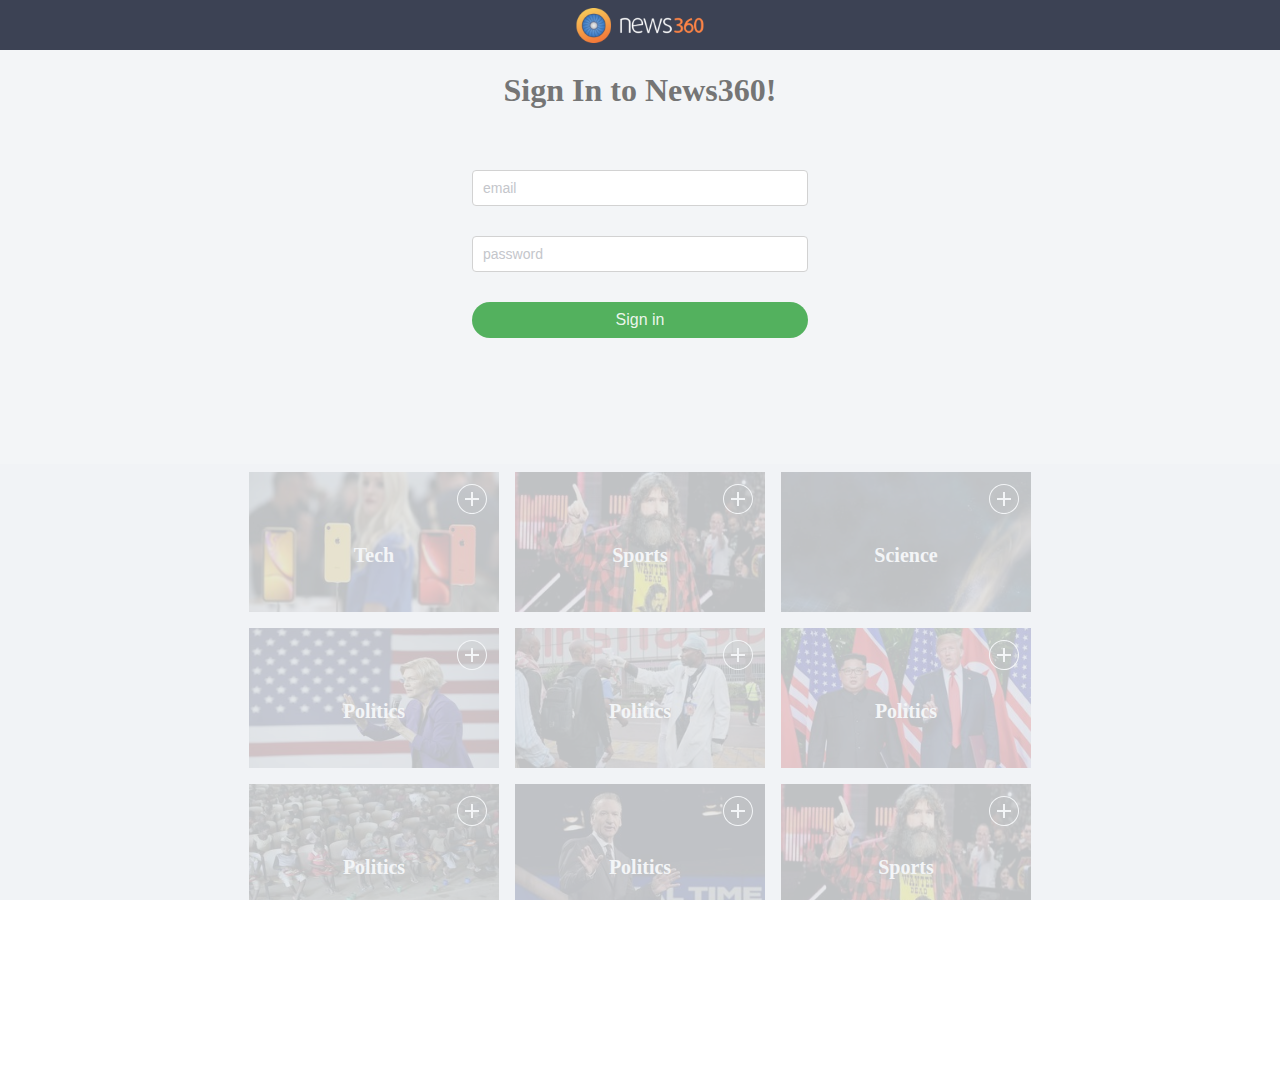
<file: intro.html>
<!DOCTYPE html>
<html lang="en">

<head>
    <meta charset="UTF-8">
    <meta name="viewport" content="width=device-width, initial-scale=1">
    <title>News360</title>
    <link rel="stylesheet" href="https://use.fontawesome.com/releases/v5.8.1/css/all.css">
    <!-- <link rel="stylesheet" href="https://stackpath.bootstrapcdn.com/bootstrap/4.3.1/css/bootstrap.min.css"> -->
    <link rel="stylesheet" href="style.css">
    <link rel="stylesheet" href="responsive.css">
</head>

<body>
    <div class="intro-container">   
    <div class="topbar">
        <div class="topbar-container">
            <a class="topbar-logo" href="index.html"></a>
        </div>
    </div>

    <!-- Modal -->
    <div class="modal-intro fade" id="exampleModal" tabindex="-1" role="dialog" aria-labelledby="exampleModalLabel"
        aria-hidden="true">
        <div class="modal-dialog" role="document">
            <div class="modal-content-intro">

                <div class="modal-body">
                    <div class="dialog-content email-auth email-signin">
                        <h1 class="modal-title">Sign In to News360!</h1>
                        <form style="text-align:center;" novalidate="">
                            <div class="form-input"><input type="email" class="textfield invalid" placeholder="email"
                                    value="">
                            </div>
                            <div class="form-input password-hide"><input type="password" class="textfield invalid"
                                    placeholder="password" value="">
                            </div><button class="modal-button" type="submit"><span>Sign in</span>
                            </button>
                        </form>
                   
                    </div>

                </div>

            </div>
        </div>
    </div>
    <!-- Theme grids-->
    <div class="theme-grid-container">
        <div class="theme-grid">

            <div class="theme-grid-cell-frame">
                <a href="#">
                    <div class="theme-cell">
                        <div class="image">
                            <img src="img/grphoe.jpg">
                        </div>
                        <div class="theme-cell-overlay deep"></div>
                        <h1 class="theme-cell-name">Tech</h1>
                        <button type="button" class="theme-cell-subscribe add"></button>
                    </div>
                </a></div>
            <div class="theme-grid-cell-frame">
                <a href="#">
                    <div class="theme-cell">
                        <div class="image" style="background-color: rgb(0, 0, 0);">
                            <img src="img/sports.jpg"></div>
                        <div class="theme-cell-overlay deep"></div>
                        <h1 class="theme-cell-name">Sports</h1>
                        <button type="button" class="theme-cell-subscribe add"></button>
                    </div>
                </a></div>
            <div class="theme-grid-cell-frame">
                <a href="#">
                    <div class="theme-cell">
                        <div class="image" style="background-color: rgb(0, 0, 0);">
                            <img src="img/science.jpg"></div>
                        <div class="theme-cell-overlay deep"></div>
                        <h1 class="theme-cell-name">Science</h1>
                        <button type="button" class="theme-cell-subscribe add"></button>
                    </div>
                </a></div>
            <div class="theme-grid-cell-frame">
                <a href="#">
                    <div class="theme-cell">
                        <div class="image">
                            <img src="img/usa.jpg">
                        </div>
                        <div class="theme-cell-overlay deep"></div>
                        <h1 class="theme-cell-name">Politics</h1>
                        <button type="button" class="theme-cell-subscribe add"></button>
                    </div>
                </a></div>
            <div class="theme-grid-cell-frame">
                <a href="#">
                    <div class="theme-cell">
                        <div class="image">
                            <img src="img/nig.jpg">
                        </div>
                        <div class="theme-cell-overlay deep"></div>
                        <h1 class="theme-cell-name">Politics</h1>
                        <button type="button" class="theme-cell-subscribe add"></button>
                    </div>
                </a></div>
            <div class="theme-grid-cell-frame">
                <a href="#">
                    <div class="theme-cell">
                        <div class="image">
                            <img src="img/donal.jpg"></div>
                        <div class="theme-cell-overlay deep"></div>
                        <h1 class="theme-cell-name">Politics</h1>
                        <button type="button" class="theme-cell-subscribe add"></button>
                    </div>
                </a></div>
            <div class="theme-grid-cell-frame">
                <a href="#">
                    <div class="theme-cell">
                        <div class="image">
                            <img src="img/childe.jpg"></div>
                        <div class="theme-cell-overlay deep"></div>
                        <h1 class="theme-cell-name">Politics</h1>
                        <button type="button" class="theme-cell-subscribe add"></button>
                    </div>
                </a></div>
            <div class="theme-grid-cell-frame">
                <a href="/topic/268436597">
                    <div class="theme-cell">
                        <div class="image">
                            <img src="img/markq.jpg"></div>
                        <div class="theme-cell-overlay deep"></div>
                        <h1 class="theme-cell-name">Politics</h1>
                        <button type="button" class="theme-cell-subscribe add"></button>
                    </div>
                </a></div>
            <div class="theme-grid-cell-frame">
                <a href="#">
                    <div class="theme-cell">
                        <div class="image" style="background-color: rgb(0, 0, 0);">
                            <img src="img/sports.jpg"></div>
                        <div class="theme-cell-overlay deep"></div>
                        <h1 class="theme-cell-name">Sports</h1>
                        <button type="button" class="theme-cell-subscribe add"></button>
                    </div>
                </a></div>
            <div class="theme-grid-cell-frame">
                <a href="#">
                    <div class="theme-cell">
                        <div class="image" style="background-color: rgb(0, 0, 0);">
                            <img src="img/science.jpg"></div>
                        <div class="theme-cell-overlay deep"></div>
                        <h1 class="theme-cell-name">Science</h1>
                        <button type="button" class="theme-cell-subscribe add"></button>
                    </div>
                </a></div>
            <div class="theme-grid-cell-frame">
                <a href="#">
                    <div class="theme-cell">
                        <div class="image">
                            <img src="img/grphoe.jpg">
                        </div>
                        <div class="theme-cell-overlay deep"></div>
                        <h1 class="theme-cell-name">Tech</h1>
                        <button type="button" class="theme-cell-subscribe add"></button>
                    </div>
                </a></div>
            <div class="theme-grid-cell-frame">
                <a href="#">
                    <div class="theme-cell">
                        <div class="image">
                            <img src="img/nig.jpg">
                        </div>
                        <div class="theme-cell-overlay deep"></div>
                        <h1 class="theme-cell-name">Politics</h1>
                        <button type="button" class="theme-cell-subscribe add"></button>
                    </div>
                </a></div>

                <div class="disabled-background"></div>
        </div>
    </div>
</div>
    <script src="https://code.jquery.com/jquery-3.4.0.min.js"></script>
    <script src="script.js"></script>
</body>

</html>
</file>
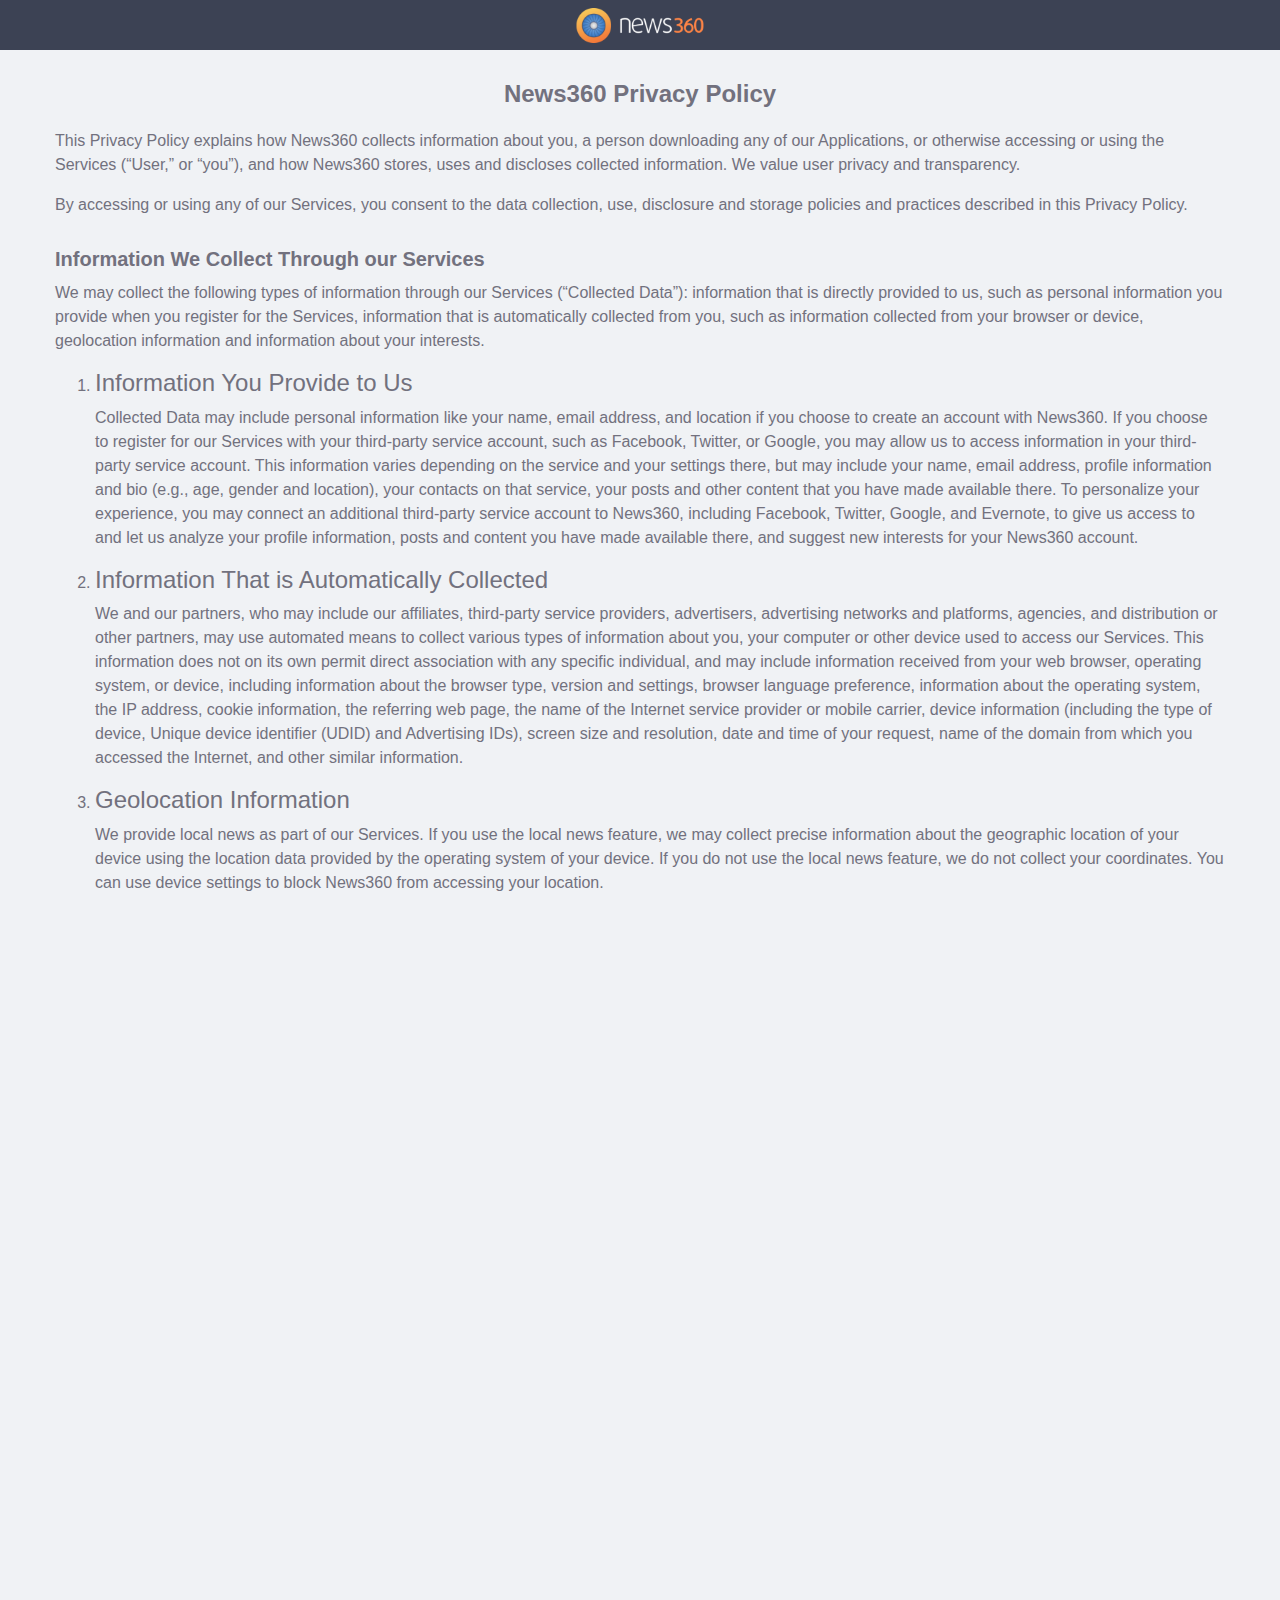
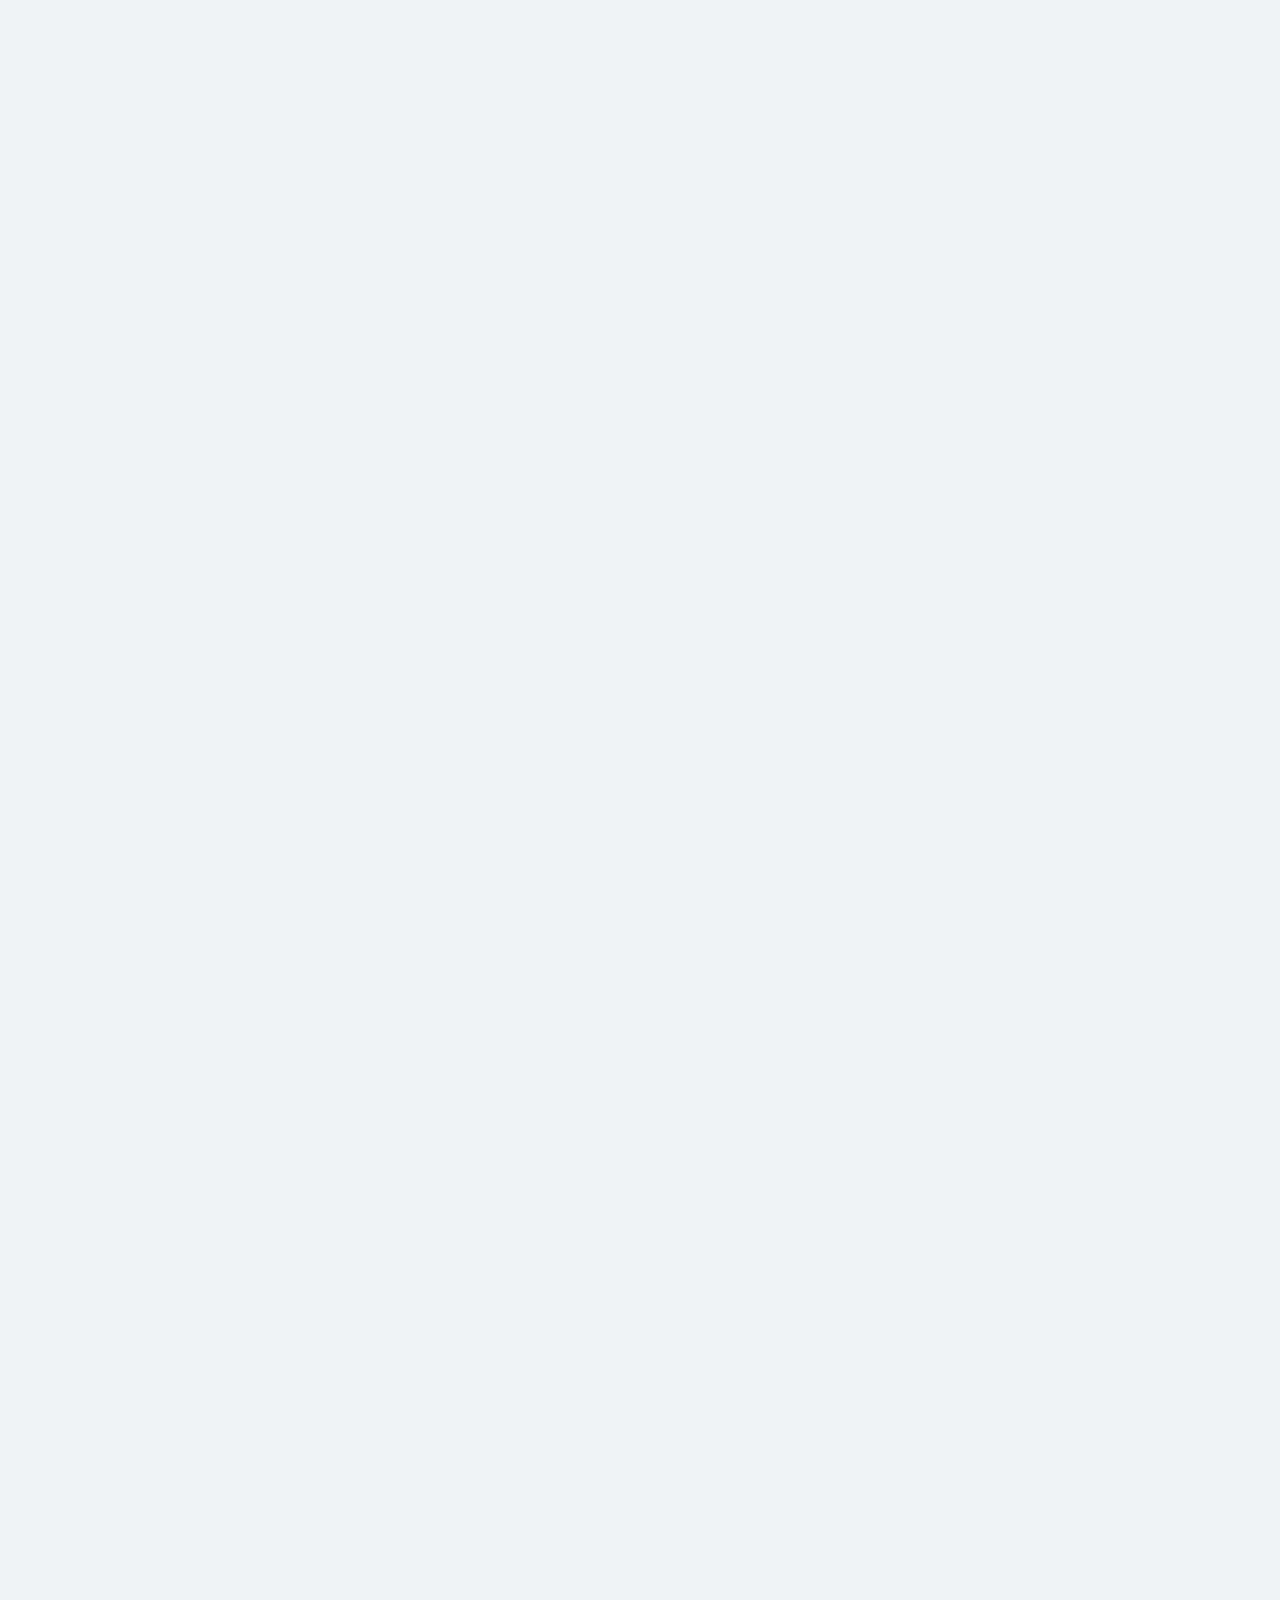
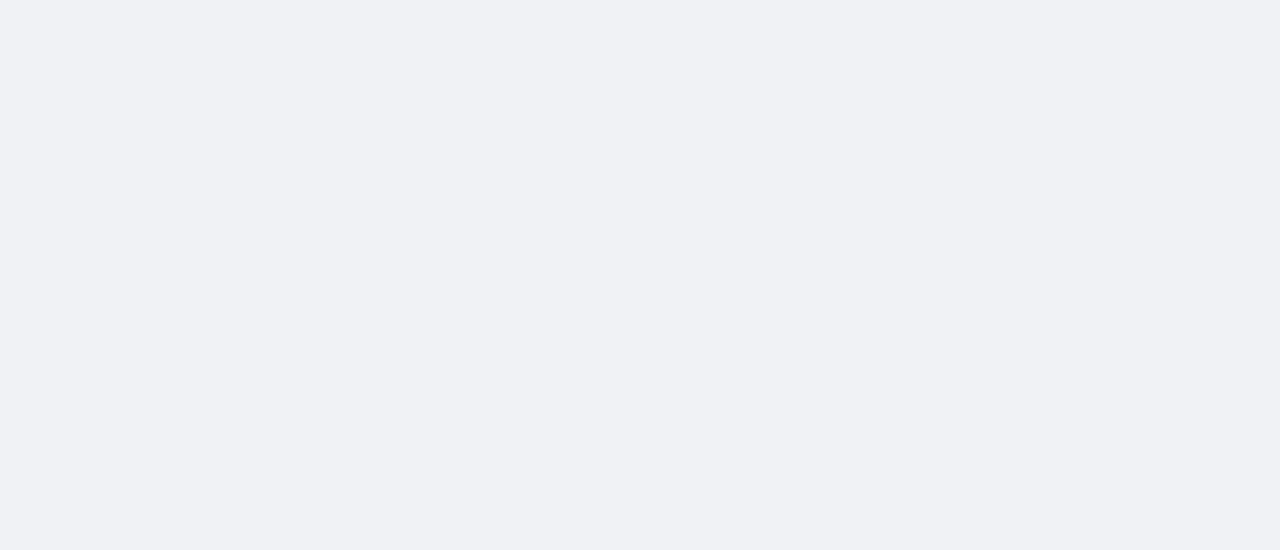
<file: privacy.html>
<!DOCTYPE html>
<html lang="en">

<head>
    <meta charset="UTF-8">
    <meta name="viewport" content="width=device-width, initial-scale=1">
    <title>News360</title>
    <link rel="stylesheet" href="https://use.fontawesome.com/releases/v5.8.1/css/all.css">
    <link rel="stylesheet" href="https://stackpath.bootstrapcdn.com/bootstrap/4.3.1/css/bootstrap.min.css">
    <link rel="stylesheet" href="style.css">
    <link rel="stylesheet" href="responsive.css">
</head>

<body style="background:#F0F2F5;">
    <div id="initial-topbar" class="topbar">
        <a class="topbar-logo" href="/"></a>
    </div>
    <div class="content">
        <h1 id="news360-privacy-policy">News360 Privacy Policy</h1>
   
    <p>This Privacy Policy explains how News360 collects information about you, a person downloading any of our Applications,
    or otherwise accessing or using the Services (“User,” or “you”), and how News360 stores, uses and discloses collected
    information. We value user privacy and transparency.</p>
    <p>By accessing or using any of our Services, you consent to the data collection, use, disclosure and storage policies and
    practices described in this Privacy Policy.</p>
    <h2 id="information-we-collect-through-our-services">Information We Collect Through our Services</h2>
    <p>We may collect the following types of information through our Services (“Collected Data”): information that is directly
    provided to us, such as personal information you provide when you register for the Services, information that is
    automatically collected from you, such as information collected from your browser or device, geolocation information
    and information about your interests.</p>
    <ol>
    <li><h4 id="information-you-provide-to-us">Information You Provide to Us</h4>
    <p> Collected Data may include personal information like your name, email address, and location if you choose to create
     an account with News360. If you choose to register for our Services with your third-party service account, such as
     Facebook, Twitter, or Google, you may allow us to access information in your third-party service account. This
     information varies depending on the service and your settings there, but may include your name, email address,
     profile information and bio (e.g., age, gender and location), your contacts on that service, your posts and other
     content that you have made available there. To personalize your experience, you may connect an additional
     third-party service account to News360, including Facebook, Twitter, Google, and Evernote, to give us access to
     and let us analyze your profile information, posts and content you have made available there, and suggest new
     interests for your News360 account.</p>
    </li>
    <li><h4 id="information-that-is-automatically-collected">Information That is Automatically Collected</h4>
    <p> We and our partners, who may include our affiliates, third-party service providers, advertisers, advertising
     networks and platforms, agencies, and distribution or other partners, may use automated means to collect various
     types of information about you, your computer or other device used to access our Services. This information does
     not on its own permit direct association with any specific individual, and may include information received from
     your web browser, operating system, or device, including information about the browser type, version and settings,
     browser language preference, information about the operating system, the IP address, cookie information, the
     referring web page, the name of the Internet service provider or mobile carrier, device information (including the
     type of device, Unique device identifier (UDID) and Advertising IDs), screen size and resolution, date and time of
     your request, name of the domain from which you accessed the Internet, and other similar information.</p>
    </li>
    <li><h4 id="geolocation-information">Geolocation Information</h4>
    <p> We provide local news as part of our Services. If you use the local news feature, we may collect precise
     information about the geographic location of your device using the location data provided by the operating system
     of your device. If you do not use the local news feature, we do not collect your coordinates. You can use device
     settings to block News360 from accessing your location.</p>
    </li>
    <li><h4 id="information-about-your-interests">Information About Your Interests</h4>
    <p> To make inferences about your interests and content preferences we may collect information about how you view and
     interact with content through our Services. When you visit and navigate the Services, we collect information about
     your reading patterns, including, but not limited to, the headlines that you see and/or click on, how long you
     spend on each story, what percentage of the page is visible to you, as well as actions you take on the story page,
     including liking/disliking the story and sharing it via email or social networks (we don’t collect any information
     about recipients of the shared story).</p>
    </li>
    </ol>
    <h2 id="cookies">Cookies</h2>
    <p>A cookie is a small amount of data, which often includes a unique identifier that is sent to your web browser and is
    stored on your hard drive. Similar technologies are also used within emails to understand whether the email has been
    read or if any links have been clicked.</p>
    <p>On our Website we may use a variety of commonly-used technologies such as cookies, HTML5 local storage, pixel tags, web
    beacons, and/or other similar technologies (collectively “Cookies”) to help us create your session, identify you across
    multiple usage sessions, keep you logged in, and help us remember certain information about how you interact with our
    Services. In our Applications we use device/advertising ID provided by the operating system and local storage
    capability to identify you and collect information about you. We treat information collected by Cookies and other
    similar technologies as non-personally identifiable information, as this information does not on its own permit direct
    association with any specific individual.</p>
    <p>We may also use third-party services to help us provide and improve our Services. Third-party service providers and
    publishers may collect information sent by your device as part of a web page request, such as cookies or IP address.
    Third-party advertising partners may share information with us, like a browser cookie ID, URLs visited, or mobile
    device ID to help us measure and tailor promoted content. Third parties cannot collect any personally identifiable
    information from our Services unless you provide it to them directly. Please note that this privacy policy doesn’t
    cover the practices of third-party services.</p>
    <p>By visiting or using the Services, whether as a registered user or otherwise, you acknowledge and agree that you are
    giving us consent to track your activities and your use of the Services through the technologies described above, as
    well as similar technologies developed in the future.</p>
    <h2 id="opt-out">Opt-out</h2>
    <p>If you wish to prevent certain or all cookies from being set to your hard drive or device when you visit our Website,
    or to clear existing cookies from your browser’s or device’s cache, you may be able to disable them in your browser’s
    or device’s preferences, although your browser or device might then be unable to accommodate certain functionalities
    of the Services, including news personalization.</p>
    <h2 id="do-not-track">Do Not Track</h2>
    <p>We do not track Users over time and across third-party websites to provide targeted advertising and therefore do not
    respond to Do Not Track (DNT) signals. However, some third-party sites do keep track of your browsing activities when
    they serve you content, which enables them to tailor content they present to you.</p>
    <h2 id="how-we-use-the-information">How We Use the Information</h2>
    <p>We use your personally identifiable information to contact you through email, to provide the Services to you, and to
    identify your account to you in the Services (e.g. show you your profile picture and name).</p>
    <p>We use your non-personally identifiable information to help us create, develop, operate, deliver, personalize, and
    improve our Services, content and advertising, for loss prevention and anti-fraud purposes, for internal reporting and
    marketing purposes, as well as to understand and analyze trends, conduct research and test new features, monitor
    aggregate usage by Users and perform aggregate analysis, gather demographic information about our user base as a whole,
    and share data with publishers, advertisers and other third parties.</p>
    <p>We may retain your personally identifiable information for as long as necessary to provide the Services to you, provide
    services to our business partners, comply with our legal obligations, resolve disputes, prevent fraud, and enforce our
    agreements, or as long as we have a legitimate business need.</p>
    <h2 id="information-sharing">Information Sharing</h2>
    <p>We will share your personally identifiable information with third parties only in the ways that are described in this
    Privacy Policy, in a responsible and secure fashion. We require all third parties to whom we transfer personally
    identifiable information to protect and store this information with commercially acceptable precautions similar to
    those described in our Privacy Policy.</p>
    <p>If you do not consent to the collection, use or sharing of your personally identifiable information as described in
    this Privacy Policy, please do not provide that information. By providing your personally identifiable information,
    you agree to the collection, use and sharing practices described in this Privacy Policy.</p>
    <p>News360 only shares your personally identifiable information with third parties in the following scenarios:</p>
    <ul>
    <li>You have explicitly given us consent to share your personally identifiable information with third parties.</li>
    <li>Your personally identifiable information is provided to our subsidiaries or affiliated companies.</li>
    <li>Your personally identifiable information is provided to our trusted vendors or service providers in order to perform
    a service for News360. These companies are authorized to use data shared with them only as necessary to provide these
    services to us.</li>
    <li>When it is reasonably necessary to disclose specific information as required by law, regulations, legal process or
    governmental request.</li>
    <li>When News360 in good faith believes that disclosing your personally identifiable information to third parties is
    reasonably necessary to investigate, prevent, or take action (in our sole discretion) regarding potentially illegal
    activities, fraud, security or technical issues, or prevent harm to the rights, property, or safety of News360, its
    Users, or the public as required or permitted by law.</li>
    <li>We may also disclose your personally identifiable information if we determine that disclosure is reasonably necessary
    to enforce our Terms of Use or Privacy Policy, including investigation of potential violations of our Terms of Use or
    Privacy Policy, or protect our operations or Users.</li>
    <li>We may sell or transfer your personally identifiable information to a successor entity in connection with a corporate
    merger, acquisition, reorganization or sale of assets, consolidation, bankruptcy, or other corporate change.</li>
    </ul>
    <p>We may use, transfer, and share aggregated and/or de-identified information about Users, which is not associated with
    an identifiable User, with third parties without limitations.</p>
    <h2 id="access-to-personal-information-and-data-deletion">Access to Personal Information and Data Deletion</h2>
    <p>You can ensure that your contact information and preferences are accurate, complete, and up to date by logging into
    your account. If you would like to delete your account, you can do so on the Website in Settings menu. If you delete
    your account, your user profile will no longer be visible on our Services, though we may still keep some log
    information in non-personally identifiable form.</p>
    <h2 id="security">Security</h2>
    <p>News360 uses generally accepted industry security standards to protect Users’ personal information, including using
    appropriate cryptographic procedures, hashing password data and encrypting sensitive data during transmission. Service
    providers and third parties that information is shared with are screened to be sure they also take commercially
    acceptable precautions to protect your data. We have put in place physical, electronic and managerial procedures
    designed to help prevent unauthorized access, to maintain data security, and to use Collected Data correctly. However,
    no Internet transmission is ever fully secure or error free. You should take special care in deciding what information
    you share with us.</p>
    <h2 id="third-party-links-and-websites">Third-Party Links and Websites</h2>
    <p>Our Services may contain links to or redirect Users to third-party websites, applications and services, including those
    of our business partners. These websites may use cookies and/or other data collection tools. News360 encourages
    everyone to read the posted privacy policies whenever interacting with any third-party website or service and learn
    about their privacy practices. News360 is not responsible for the privacy practices or the content of third-party
    websites or services.</p>
    <h2 id="international-transmission">International Transmission</h2>
    <p>Due to the distributed nature of our technology, some or all of your data may be stored outside of your state or
    country. This is done to make sure that your data is optimally accessible from any location, and to optimize system
    architecture. Our Services are operated in the the US, in accordance with US law. If you are located outside of the
    US, you use our Services at your own risk, and acknowledge that your information may be transferred internationally.
    By using our Services, you consent to your information being collected, processed and transferred as set forth in
    this Privacy Policy.</p>
    <h2 id="our-policy-towards-children">Our Policy Towards Children</h2>
    <p>Our Services are not directed to individuals under 13. We do not knowingly collect personal information from children
    under 13. If we become aware that a child under 13, or equivalent minimum age depending on jurisdiction, has provided
    us with personal information, we take steps to remove such information. If you become aware that your child has
    provided us with personal information without your consent, please contact us at
    <a class="text-link" href="mailto:info@news360.com">info@news360.com</a>.</p>
    <h2 id="changes-to-our-privacy-policy">Changes to Our Privacy Policy</h2>
    <p>We may update our Privacy Policy from time to time. The most current version of the Privacy Policy will govern our use
    of your information and will always be on our Website. If we make any material changes, we will notify you by posting a
    notice on our Website about the update to the Privacy Policy, and the updated Privacy Policy will indicate the date of
    the latest revision. You agree to accept any changes or revisions to this Privacy Policy by continuing to use our
    Services. We encourage you to periodically review this page to stay aware of any changes to this Privacy Policy.</p>
    <h2 id="questions-and-feedback">Questions and Feedback</h2>
    <p>We are committed to maintaining your privacy and providing our Services in a useful and secure manner. If you have any
    questions or concerns about our Privacy Policy, or any other matter, please contact us at
    <a class="text-link" href="mailto:info@news360.com">info@news360.com</a>, or at News360, 55 E 3rd Ave, San Mateo, CA 94401. We welcome your feedback. If you provide feedback to us, it will be treated as
    non-confidential and non-proprietary, and you acknowledge and agree that we may use and disclose such feedback for any
    purpose.</p>
    
    </div>
</body>

</html>
</file>
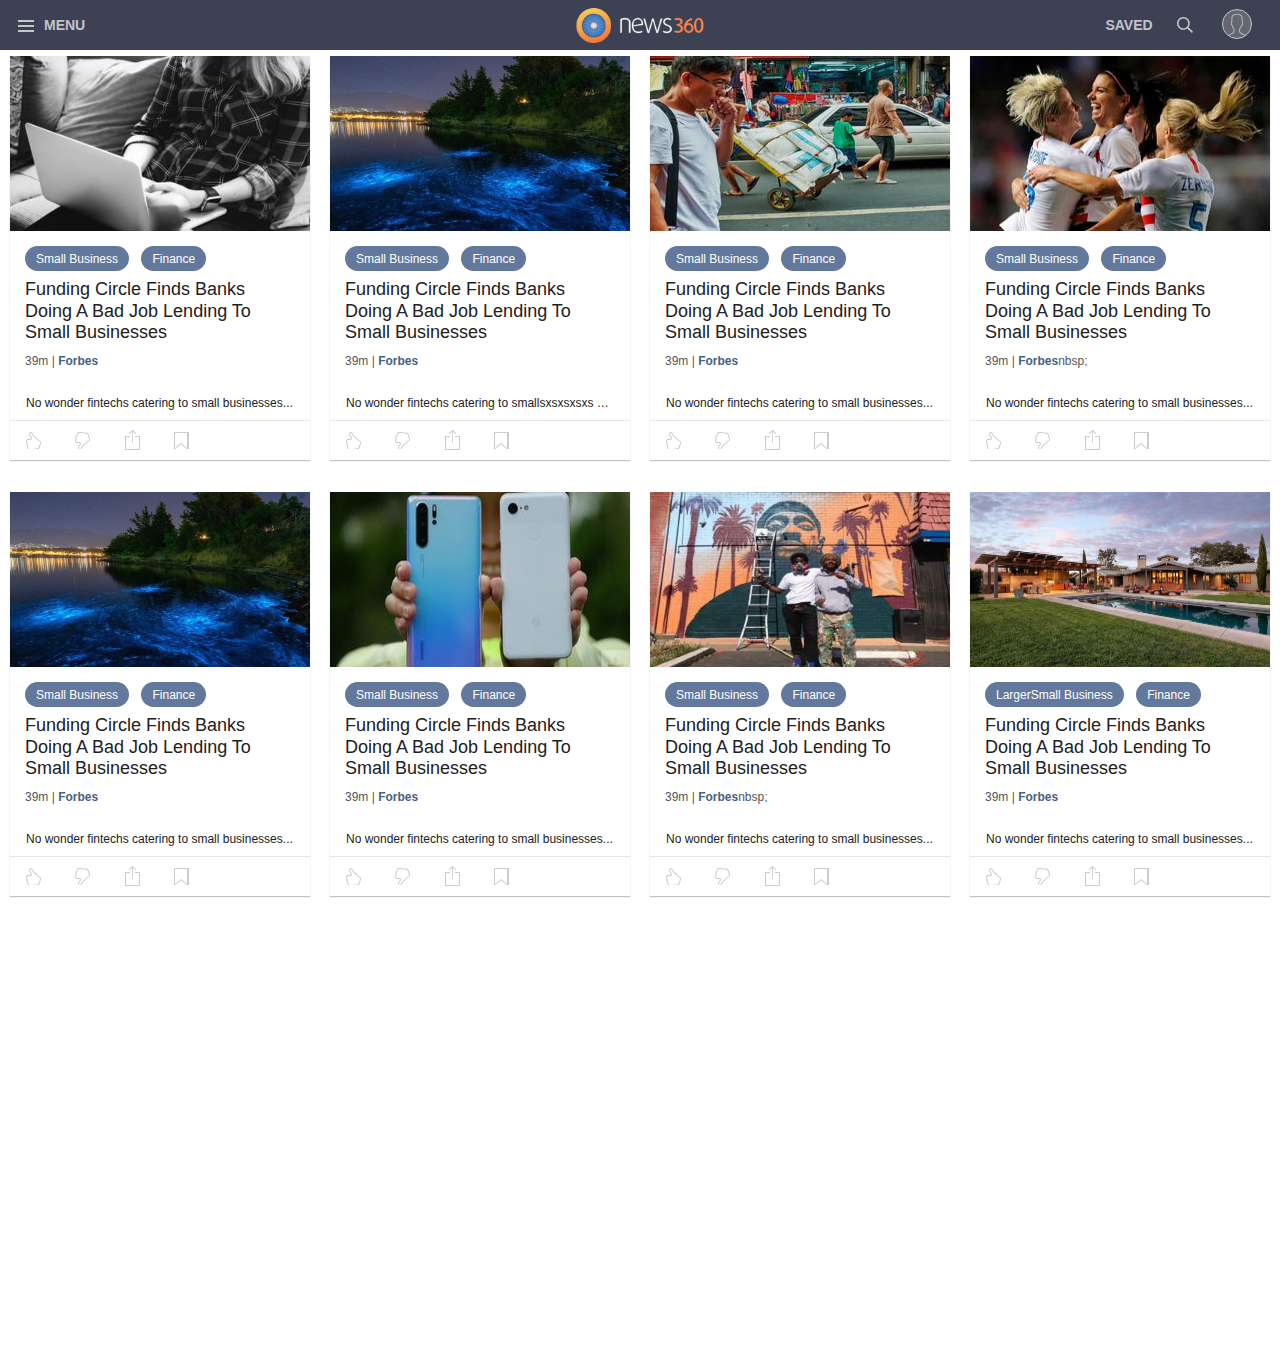
<file: registeredhome.html>
<!DOCTYPE html>
<html lang="en">

<head>
    <meta charset="UTF-8">
    <meta name="viewport" content="width=device-width, initial-scale=1">
    <title>News360</title>
    <link rel="stylesheet" href="https://use.fontawesome.com/releases/v5.8.1/css/all.css">
    <link rel="stylesheet" href="https://stackpath.bootstrapcdn.com/bootstrap/4.3.1/css/bootstrap.min.css">
    <link rel="stylesheet" href="style.css">
    <link rel="stylesheet" href="responsive.css">
</head>

<body>

     <!--Topbar -->
     <div class="topbar-content" style="position:relative;">
            <div class="topbar">
                <div class="topbar-container"><a class="topbar-menu-button topbar-button" href="menu.html">Menu</a>
                    <a class="topbar-logo optional" href="saved.html"></a><a class="topbar-button" href="saved.html">Saved</a>
                    <form action="." class="search-suggest">
                        <div class="search-suggest-icon "></div>
                        <div class="search-suggest-div">
                            <input placeholder="Serch News360" type="search" class="search-suggest-input"
                                autofocus="autofocus" />
                        </div>
    
                    </form>
                    <a class="topbar-button topbar-avatar" style="margin-right:22px;"></a>
                    <div class="profile-popover">
                        <div class="profile-pop-container">
                            <a class="profile-popover-row" href="settings.html">Settings</a>
                            <a href="/faq" class="profile-popover-row" target="_blank">FAQ</a>
                            <div class="profile-popover-divider"></div>
                            <a href="/privacy" class="profile-popover-row" target="_blank">Privacy Policy</a>
                            <a href="/terms" class="profile-popover-row" target="_blank">Terms of Use</a>
                            <div class="profile-popover-divider"></div><a href="javascript:void(0);"
                                class="profile-popover-row">Sign out</a>
                        </div>
                    </div>
                    <span class="x-svg"></span>
                </div>
            </div>
        </div>
        <!--Topbar end-->
        <div class="headlines">
           
            <div class="headline-grid">
    
         
                <div class="headline-grid-cell-frame ">
                    <div class="headline-cell-container">
                        <div class="headline-cell">
                            <div class="img-container">
                                <a class="headline-link">
                                    <div class="image"> <img src="img/com.jpg"> </div>
                                </a>
                            </div>
                            <div class="text-content">
                                <div class="tags-container"><a href="/topic/268446483" class="headline-tag added">Small
                                        Business</a>
                                    <a href="/topic/268446468" class="headline-tag added">Finance</a>
                                    <a href="/topic/268435458" class="headline-tag added">Business</a> </div>
    
                                <h1 class="headline-title"><a class="headline-link" href="#" target="_blank">Funding Circle
                                        Finds Banks Doing A Bad Job Lending To Small Businesses</a></h1>
                                <p class="headline-info"><span>
                                        39m
                                        |&nbsp;
                                    </span><a href="/source/805319508" class="headline-source">Forbes</a>&nbsp;
                                </p>
    
                            </div>
                            <div class="headline-previewis-truncated" style="overflow-wrap: break-word;"><a
                                    class="headline-link" href="http://news360.com/article/495022005" target="_blank"
                                    style="display: block;">
                                    No wonder fintechs catering to small businesses... </a></div>
    
                            <div class="actions-container">
                                <a href="javascript:void(0)" class="headline-action like"> </a>
                                <a href="#" class="headline-action dislike"></a>
                                <a href="#" class="headline-action share"></a>
                                <div class="popover-container ">
                                    <div class="popover-content">
                                            <a class="popover-fb"><img src="img/fb.svg">Facebook</a>
                                            <a class="popover-google"><img src="img/ggle.svg">Google</a>
                                    </div>
                                </div>
                                <a href="#" class="headline-action save"></a>
                            </div>
                        </div>
                    </div>
                </div>
                <div class="headline-grid-cell-frame ">
                    <div class="headline-cell-container">
                        <div class="headline-cell">
                            <div class="img-container">
                                <a class="headline-link">
                                    <div class="image"> <img src="img/forews.jpg"> </div>
                                </a>
                            </div>
                            <div class="text-content">
                                <div class="tags-container"><a href="/topic/268446483" class="headline-tag added">Small
                                        Business</a>
                                    <a href="/topic/268446468" class="headline-tag added">Finance</a>
                                    <a href="/topic/268435458" class="headline-tag added">Business</a> </div>
    
                                <h1 class="headline-title"><a class="headline-link"
                                        href="http://news360.com/article/495022005" target="_blank">Funding Circle
                                        Finds Banks Doing A Bad Job Lending To Small Businesses</a></h1>
                                <p class="headline-info"><span>
                                        39m
                                        |&nbsp;
                                    </span><a href="/source/805319508" class="headline-source">Forbes</a>&nbsp;
                                </p>
    
                            </div>
                            <div class="headline-previewis-truncated" style="overflow-wrap: break-word;"><a
                                    class="headline-link" href="http://news360.com/article/495022005" target="_blank">
                                    No wonder fintechs catering to smallsxsxsxsxs deur eny ateme alib ddeub fe dfed aewwepi fee ue8r9w 789 No wonder fintechs catering to smallsxsxsxsxs deur eny ateme alib ddeub fe dfed aewwepi fee ue8r9w 789  businesses... </a></div>
    
                            <div class="actions-container">
                                <a href="#" class="headline-action like"></a>
                                <a href="#" class="headline-action dislike"></a>
                                <a href="#" class="headline-action share"></a>
                                <a href="#" class="headline-action save"></a>
                                <div class="popover-container ">
                                    <div class="popover-content">
                                            <a class="popover-fb"><img src="img/fb.svg">Facebook</a>
                                            <a class="popover-google"><img src="img/ggle.svg">Google</a>
                                    </div>
                                </div>
                            </div>
    
                        </div>
                    </div>
                </div>
                <div class="headline-grid-cell-frame ">
                    <div class="headline-cell-container">
                        <div class="headline-cell">
                            <div class="img-container">
                                <a class="headline-link">
                                    <div class="image"> <img src="img/china.jpg"> </div>
                                </a>
                            </div>
                            <div class="text-content">
                                <div class="tags-container"><a href="/topic/268446483" class="headline-tag added">Small
                                        Business</a>
                                    <a href="/topic/268446468" class="headline-tag added">Finance</a>
                                    <a href="/topic/268435458" class="headline-tag added">Business</a> </div>
    
                                <h1 class="headline-title"><a class="headline-link"
                                        href="http://news360.com/article/495022005" target="_blank">Funding Circle
                                        Finds Banks Doing A Bad Job Lending To Small Businesses</a></h1>
                                <p class="headline-info"><span>
                                        39m
                                        |&nbsp;
                                    </span><a href="/source/805319508" class="headline-source">Forbes</a>&nbsp;
                                </p>
    
                            </div>
                            <div class="headline-previewis-truncated" style="overflow-wrap: break-word;"><a
                                    class="headline-link" href="http://news360.com/article/495022005" target="_blank"
                                    style="display: block;">
                                    No wonder fintechs catering to small businesses... </a></div>
    
                            <div class="actions-container">
                                <a href="#" class="headline-action like"></a>
                                <a href="#" class="headline-action dislike"></a>
                                <a href="#" class="headline-action share"></a>
                                <a href="#" class="headline-action save"></a>
                                <div class="popover-container ">
                                    <div class="popover-content">
                                            <a class="popover-fb"><img src="img/fb.svg">Facebook</a>
                                            <a class="popover-google"><img src="img/ggle.svg">Google</a>
                                    </div>
                                </div>
                            </div>
                        </div>
                    </div>
                </div>
                <div class="headline-grid-cell-frame ">
                    <div class="headline-cell-container">
                        <div class="headline-cell">
                            <div class="img-container">
                                <a class="headline-link">
                                    <div class="image"> <img src="img/fow.jpg"> </div>
                                </a>
                            </div>
                            <div class="text-content">
                                <div class="tags-container"><a href="/topic/268446483" class="headline-tag added">Small
                                        Business</a>
                                    <a href="/topic/268446468" class="headline-tag added">Finance</a>
                                    <a href="/topic/268435458" class="headline-tag added">Business</a> </div>
    
                                <h1 class="headline-title"><a class="headline-link"
                                        href="http://news360.com/article/495022005" target="_blank">Funding Circle
                                        Finds Banks Doing A Bad Job Lending To Small Businesses</a></h1>
                                <p class="headline-info"><span>
                                        39m
    
                                        |&nbsp;
                                    </span><a href="/source/805319508" class="headline-source">Forbes</a>nbsp;
                                </p>
    
                            </div>
                            <div class="headline-previewis-truncated" style="overflow-wrap: break-word;"><a
                                    class="headline-link" href="http://news360.com/article/495022005" target="_blank"
                                    style="display: block;">
                                    No wonder fintechs catering to small businesses... </a></div>
    
                            <div class="actions-container">
                                <a href="javascript:void(0)" class="headline-action like"></a>
                                <a href="#" class="headline-action dislike"></a>
                                <a href="#" class="headline-action share"></a>
                                <a href="#" class="headline-action save"></a>
                                <div class="popover-container ">
                                    <div class="popover-content">
                                            <a class="popover-fb"><img src="img/fb.svg">Facebook</a>
                                            <a class="popover-google"><img src="img/ggle.svg">Google</a>
                                    </div>
                                </div>
                            </div>
                        </div>
                    </div>
                </div>
                <div class="headline-grid-cell-frame ">
                    <div class="headline-cell-container">
                        <div class="headline-cell">
                            <div class="img-container">
                                <a class="headline-link">
                                    <div class="image"> <img src="img/forews.jpg"> </div>
                                </a>
                            </div>
                            <div class="text-content">
                                <div class="tags-container"><a href="/topic/268446483" class="headline-tag added">Small
                                        Business</a>
                                    <a href="/topic/268446468" class="headline-tag added">Finance</a>
                                    <a href="/topic/268435458" class="headline-tag added">Business</a> </div>
    
                                <h1 class="headline-title"><a class="headline-link"
                                        href="http://news360.com/article/495022005" target="_blank">Funding Circle
                                        Finds Banks Doing A Bad Job Lending To Small Businesses</a></h1>
                                <p class="headline-info"><span>
                                        39m
                                        |&nbsp;
                                    </span><a href="/source/805319508" class="headline-source">Forbes</a>&nbsp;
                                </p>
    
                            </div>
                            <div class="headline-previewis-truncated" style="overflow-wrap: break-word;"><a
                                    class="headline-link" href="http://news360.com/article/495022005" target="_blank"
                                    style="display: block;">
                                    No wonder fintechs catering to small businesses... </a></div>
    
                            <div class="actions-container">
                                <a href="#" class="headline-action like"></a>
                                <a href="#" class="headline-action dislike"></a>
                                <a href="#" class="headline-action  share"></a>
                                    <div class="popover-container ">
                                        <div class="popover-content">
                                                <a class="popover-fb"><img src="img/fb.svg">Facebook</a>
                                                <a class="popover-google"><img src="img/ggle.svg">Google</a>
                                        </div>
                                    </div>
                               
                                <a href="#" class="headline-action save"></a></div>
                        </div>
                    </div>
                </div>
                <div class="headline-grid-cell-frame ">
                    <div class="headline-cell-container">
                        <div class="headline-cell">
                            <div class="img-container">
                                <a class="headline-link">
                                    <div class="image"> <img src="img/phoe.jpg"> </div>
                                </a>
                            </div>
                            <div class="text-content">
                                <div class="tags-container"><a href="/topic/268446483" class="headline-tag added">Small
                                        Business</a>
                                    <a href="/topic/268446468" class="headline-tag added">Finance</a>
                                    <a href="/topic/268435458" class="headline-tag added">Business</a> </div>
    
                                <h1 class="headline-title"><a class="headline-link"
                                        href="http://news360.com/article/495022005" target="_blank">Funding Circle
                                        Finds Banks Doing A Bad Job Lending To Small Businesses</a></h1>
                                <p class="headline-info"><span>
                                        39m
                                        |&nbsp;
                                    </span><a href="/source/805319508" class="headline-source">Forbes</a>&nbsp;
                                </p>
    
                            </div>
                            <div class="headline-previewis-truncated" style="overflow-wrap: break-word;"><a
                                    class="headline-link" href="http://news360.com/article/495022005" target="_blank"
                                    style="display: block;">
                                    No wonder fintechs catering to small businesses... </a></div>
    
                            <div class="actions-container">
                                <a href="#" class="headline-action like"></a>
                                <a href="#" class="headline-action dislike"></a>
                                <a href="#" class="headline-action share"></a>
                                <a href="#" class="headline-action save"></a>
                                <div class="popover-container ">
                                    <div class="popover-content">
                                            <a class="popover-fb"><img src="img/fb.svg">Facebook</a>
                                            <a class="popover-google"><img src="img/ggle.svg">Google</a>
                                    </div>
                                </div>
                            </div>
                        </div>
                    </div>
                </div>
                <div class="headline-grid-cell-frame ">
                    <div class="headline-cell-container">
                        <div class="headline-cell">
                            <div class="img-container">
                                <a class="headline-link">
                                    <div class="image"> <img src="img/hinasas.jpg"> </div>
                                </a>
                            </div>
                            <div class="text-content">
                                <div class="tags-container"><a href="/topic/268446483" class="headline-tag added">Small
                                        Business</a>
                                    <a href="/topic/268446468" class="headline-tag added">Finance</a>
                                    <a href="/topic/268435458" class="headline-tag added">Business</a> </div>
    
                                <h1 class="headline-title"><a class="headline-link"
                                        href="http://news360.com/article/495022005" target="_blank">Funding Circle
                                        Finds Banks Doing A Bad Job Lending To Small Businesses</a></h1>
                                <p class="headline-info"><span>
                                        39m
    
                                        |&nbsp;
                                    </span><a href="/source/805319508" class="headline-source">Forbes</a>nbsp;
                                </p>
    
                            </div>
                            <div class="headline-previewis-truncated" style="overflow-wrap: break-word;"><a
                                    class="headline-link" href="http://news360.com/article/495022005" target="_blank"
                                    style="display: block;">
                                    No wonder fintechs catering to small businesses... </a></div>
    
                            <div class="actions-container">
                                <a href="#" class="headline-action like"></a>
                                <a href="#" class="headline-action dislike"></a>
                                <a href="#" class="headline-action share"></a>
                                <a href="#" class="headline-action save"></a>
                                <div class="popover-container ">
                                    <div class="popover-content">
                                            <a class="popover-fb"><img src="img/fb.svg">Facebook</a>
                                            <a class="popover-google"><img src="img/ggle.svg">Google</a>
                                    </div>
                                </div>
                            </div>
                        </div>
                    </div>
                </div>
                <div class="headline-grid-cell-frame">
                    <div class="headline-cell-container">
                        <div class="headline-cell">
                            <div class="img-container">
                                <a class="headline-link">
                                    <div class="image"> <img src="img/home.jpg"> </div>
                                </a>
                            </div>
                            <div class="text-content">
                                <div class="tags-container"><a href="/topic/268446483"
                                        class="headline-tag added">LargerSmall
                                        Business</a>
                                    <a href="/topic/268446468" class="headline-tag added">Finance</a>
                                    <a href="/topic/268435458" class="headline-tag added">Business</a> </div>
    
                                <h1 class="headline-title"><a class="headline-link"
                                        href="http://news360.com/article/495022005" target="_blank">Funding Circle
                                        Finds Banks Doing A Bad Job Lending To Small Businesses</a></h1>
                                <p class="headline-info"><span>
                                        39m
                                        |&nbsp;
                                    </span><a href="/source/805319508" class="headline-source">Forbes</a>&nbsp;
                                </p>
    
                            </div>
                            <div class="headline-previewis-truncated" style="overflow-wrap: break-word;"><a
                                    class="headline-link" href="http://news360.com/article/495022005" target="_blank"
                                    style="display: block;">
                                    No wonder fintechs catering to small businesses... </a></div>
    
                            <div class="actions-container">
                                <a href="#" class="headline-action like"></a>
                                <a href="#" class="headline-action dislike"></a>
                                <a href="#" class="headline-action share"></a>
                                <a href="#" class="headline-action save"></a>
                                <div class="popover-container ">
                                    <div class="popover-content">
                                            <a class="popover-fb"><img src="img/fb.svg">Facebook</a>
                                            <a class="popover-google"><img src="img/ggle.svg">Google</a>
                                    </div>
                                </div>
                            </div>
                        </div>
                    </div>
                </div>
                <div class="headline-grid-cell-frame ">
                    <div class="headline-cell-container">
                        <div class="headline-cell">
                            <div class="img-container">
                                <a class="headline-link">
                                    <div class="image"> <img src="img/forews.jpg"> </div>
                                </a>
                            </div>
                            <div class="text-content">
                                <div class="tags-container"><a href="/topic/268446483" class="headline-tag added">Small
                                        Business</a>
                                    <a href="/topic/268446468" class="headline-tag added">Finance</a>
                                    <a href="/topic/268435458" class="headline-tag added">Business</a> </div>
    
                                <h1 class="headline-title"><a class="headline-link"
                                        href="http://news360.com/article/495022005" target="_blank">Funding Circle
                                        Finds Banks Doing A Bad Job Lending To Small Businesses</a></h1>
                                <p class="headline-info"><span>
                                        39m
                                        |&nbsp;
                                    </span><a href="/source/805319508" class="headline-source">Forbes</a>&nbsp;
                                </p>
    
                            </div>
                            <div class="headline-previewis-truncated" style="overflow-wrap: break-word;"><a
                                    class="headline-link" href="http://news360.com/article/495022005" target="_blank"
                                    style="display: block;">
                                    No wonder fintechs catering to small businesses... </a></div>
    
                            <div class="actions-container">
                                <a href="#" class="headline-action like"></a>
                                <a href="#" class="headline-action dislike"></a>
                                <a href="#" class="share"></a>
                                    <div class="popover-container ">
                                        <div class="popover-content">
                                            <a class="popover-fb"><img src="img/fb.svg">Facebook</a>
                                            <a class="popover-google"><img src="img/ggle.svg">Google</a>
                                        </div>
                                    </div>
                                
                                <a href="#" class="headline-action save"></a></div>
                        </div>
                    </div>
                </div>
                <!-- Modal -->
                <div class="modal fade" id="exampleModal" tabindex="-1" role="dialog" aria-labelledby="exampleModalLabel"
                    aria-hidden="true">
                    <div class="modal-dialog" role="document">
                        <div class="modal-content">
    
                            <div class="modal-body">
                                <div class="dialog-content email-auth email-signin">
                                    <h1 class="modal-title">Sign In to News360!</h1>
                                    <form style="text-align:center;" novalidate="">
                                        <div class="form-input"><input type="email" class="textfield invalid"
                                                placeholder="email" value="">
                                        </div>
                                        <div class="form-input password-hide"><input type="password"
                                                class="textfield invalid" placeholder="password" value="">
                                        </div><button class="modal-button" type="submit"><span>Sign in</span>
                                        </button>
                                    </form>
                                    <a href="/home">Forgot password?</a>
                                    <button type="button" class="modal-close-button" data-dismiss="modal"><i
                                            class="fas fa-times"></i></button>
                                </div>
    
                            </div>
    
                        </div>
                    </div>
                </div>
            </div>
        </div>
        <script src="https://code.jquery.com/jquery-3.3.1.slim.min.js"></script>
        <script src="https://cdnjs.cloudflare.com/ajax/libs/popper.js/1.14.7/umd/popper.min.js"></script>
        <script src="https://stackpath.bootstrapcdn.com/bootstrap/4.3.1/js/bootstrap.min.js"></script>
        <script src="script.js"></script>

</body>

</html>
</file>
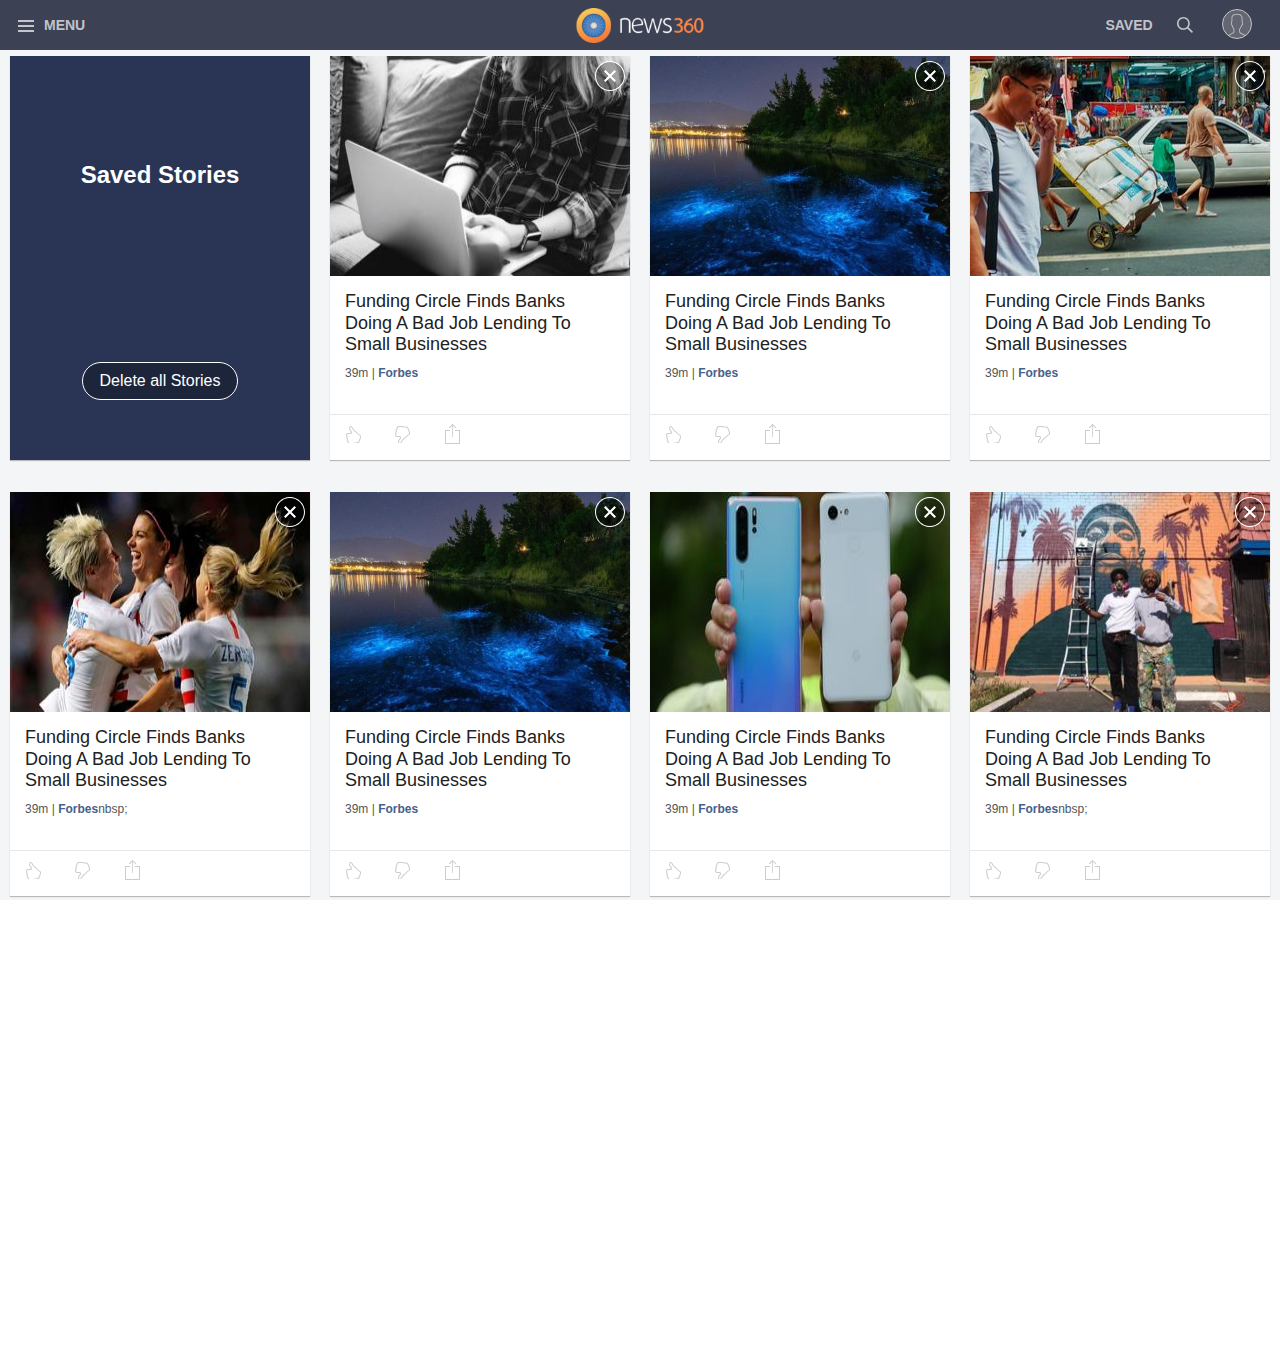
<file: saved.html>
<!DOCTYPE html>
<html lang="en">

<head>
    <meta charset="UTF-8">
    <meta name="viewport" content="width=device-width, initial-scale=1">
    <title>News360</title>
    <link rel="stylesheet" href="https://use.fontawesome.com/releases/v5.8.1/css/all.css">
    <link rel="stylesheet" href="https://stackpath.bootstrapcdn.com/bootstrap/4.3.1/css/bootstrap.min.css">
    <link rel="stylesheet" href="style.css">
    <link rel="stylesheet" href="responsive.css">
</head>

<body>
     <!--Topbar -->
     <div class="topbar-content" style="position:relative;">
            <div class="topbar">
                <div class="topbar-container"><a class="topbar-menu-button topbar-button" href="menu.html">Menu</a>
                    <a class="topbar-logo optional" href="saved.html"></a><a class="topbar-button" href="saved.html">Saved</a>
                    <form action="." class="search-suggest">
                        <div class="search-suggest-icon "></div>
                        <div class="search-suggest-div">
                            <input placeholder="Serch News360" type="search" class="search-suggest-input"
                                autofocus="autofocus" />
                        </div>
    
                    </form>
                    <a class="topbar-button topbar-avatar" style="margin-right:22px;"></a>
                    <div class="profile-popover">
                        <div class="profile-pop-container">
                            <a class="profile-popover-row" href="settings.html">Settings</a>
                            <a href="/faq" class="profile-popover-row" target="_blank">FAQ</a>
                            <div class="profile-popover-divider"></div>
                            <a href="/privacy" class="profile-popover-row" target="_blank">Privacy Policy</a>
                            <a href="/terms" class="profile-popover-row" target="_blank">Terms of Use</a>
                            <div class="profile-popover-divider"></div><a href="javascript:void(0);"
                                class="profile-popover-row">Sign out</a>
                        </div>
                    </div>
                </div>
            </div>
        </div>
        <!--Topbar end-->

    <div class="headlines">
        <div class="disabled-background"></div>
        <div class="headline-grid">

            <div class="headline-grid-cell-frame normal">
                <div class="headline-cell-container">
                    <div class="app-intro-cell">
                        <div class="saved-cell">
                            <p class="saved-cell-name">Saved Stories</p><button type="button"
                                class="saved-cell-button">Delete all Stories</button>
                        </div>
                    </div>
                </div>
            </div>
            <div class="headline-grid-cell-frame ">
                <div class="headline-cell-container">
                    <div class="headline-cell">
                            <button type="button" class="theme-cell-delete saved-delete-btn block"></button>
                        <div class="img-container">
                            <a class="headline-link">
                                <div class="image"> <img src="img/com.jpg"> </div>
                            </a>
                        </div>
                        <div class="text-content">
                          

                            <h1 class="headline-title"><a class="headline-link" href="#" target="_blank">Funding Circle
                                    Finds Banks Doing A Bad Job Lending To Small Businesses</a></h1>
                            <p class="headline-info"><span>
                                    39m
                                    |&nbsp;
                                </span><a href="/source/805319508" class="headline-source">Forbes</a>&nbsp;
                            </p>

                        </div>
                    

                        <div class="actions-container">
                            <a href="javascript:void(0)" class="headline-action like"> </a>
                            <a href="#" class="headline-action dislike"></a>
                            <a href="#" class="headline-action share"></a>
                            <div class="popover-container ">
                                <div class="popover-content">
                                    <a class="popover-fb"><img src="img/fb.svg">Facebook</a>
                                    <a class="popover-google"><img src="img/ggle.svg">Google</a>
                                </div>
                            </div>
                        </div>
                    </div>
                </div>
            </div>
            <div class="headline-grid-cell-frame ">
                <div class="headline-cell-container">
                    <div class="headline-cell">
                            <button type="button" class="theme-cell-delete saved-delete-btn block"></button>
                        <div class="img-container">
                            <a class="headline-link">
                                <div class="image"> <img src="img/forews.jpg"> </div>
                            </a>
                        </div>
                        <div class="text-content">
       

                            <h1 class="headline-title"><a class="headline-link"
                                    href="http://news360.com/article/495022005" target="_blank">Funding Circle
                                    Finds Banks Doing A Bad Job Lending To Small Businesses</a></h1>
                            <p class="headline-info"><span>
                                    39m
                                    |&nbsp;
                                </span><a href="/source/805319508" class="headline-source">Forbes</a>&nbsp;
                            </p>

                        </div>
                   

                        <div class="actions-container">
                            <a href="#" class="headline-action like"></a>
                            <a href="#" class="headline-action dislike"></a>
                            <a href="#" class="headline-action share"></a>
                            <div class="popover-container ">
                                <div class="popover-content">
                                    <a class="popover-fb"><img src="img/fb.svg">Facebook</a>
                                    <a class="popover-google"><img src="img/ggle.svg">Google</a>
                                </div>
                            </div>
                        </div>

                    </div>
                </div>
            </div>
            <div class="headline-grid-cell-frame ">
                <div class="headline-cell-container">
                    <div class="headline-cell">
                            <button type="button" class="theme-cell-delete saved-delete-btn block"></button>
                        <div class="img-container">
                            <a class="headline-link">
                                <div class="image"> <img src="img/china.jpg"> </div>
                            </a>
                        </div>
                        <div class="text-content">
              

                            <h1 class="headline-title"><a class="headline-link"
                                    href="http://news360.com/article/495022005" target="_blank">Funding Circle
                                    Finds Banks Doing A Bad Job Lending To Small Businesses</a></h1>
                            <p class="headline-info"><span>
                                    39m
                                    |&nbsp;
                                </span><a href="/source/805319508" class="headline-source">Forbes</a>&nbsp;
                            </p>

                        </div>
              

                        <div class="actions-container">
                            <a href="#" class="headline-action like"></a>
                            <a href="#" class="headline-action dislike"></a>
                            <a href="#" class="headline-action share"></a>
                            <div class="popover-container ">
                                <div class="popover-content">
                                    <a class="popover-fb"><img src="img/fb.svg">Facebook</a>
                                    <a class="popover-google"><img src="img/ggle.svg">Google</a>
                                </div>
                            </div>
                        </div>
                    </div>
                </div>
            </div>
            <div class="headline-grid-cell-frame ">
                <div class="headline-cell-container">
                    <div class="headline-cell">
                            <button type="button" class="theme-cell-delete saved-delete-btn block"></button>
                        <div class="img-container">
                            <a class="headline-link">
                                <div class="image"> <img src="img/fow.jpg"> </div>
                            </a>
                        </div>
                        <div class="text-content">
                 

                            <h1 class="headline-title"><a class="headline-link"
                                    href="http://news360.com/article/495022005" target="_blank">Funding Circle
                                    Finds Banks Doing A Bad Job Lending To Small Businesses</a></h1>
                            <p class="headline-info"><span>
                                    39m

                                    |&nbsp;
                                </span><a href="/source/805319508" class="headline-source">Forbes</a>nbsp;
                            </p>

                        </div>
  

                        <div class="actions-container">
                            <a href="javascript:void(0)" class="headline-action like"></a>
                            <a href="#" class="headline-action dislike"></a>
                            <a href="#" class="headline-action share"></a>
                            <div class="popover-container ">
                                <div class="popover-content">
                                    <a class="popover-fb"><img src="img/fb.svg">Facebook</a>
                                    <a class="popover-google"><img src="img/ggle.svg">Google</a>
                                </div>
                            </div>
                        </div>
                    </div>
                </div>
            </div>
            <div class="headline-grid-cell-frame ">
                <div class="headline-cell-container">
                    <div class="headline-cell">
                            <button type="button" class="theme-cell-delete saved-delete-btn block"></button>
                        <div class="img-container">
                            <a class="headline-link">
                                <div class="image"> <img src="img/forews.jpg"> </div>
                            </a>
                        </div>
                        <div class="text-content">
       

                            <h1 class="headline-title"><a class="headline-link"
                                    href="http://news360.com/article/495022005" target="_blank">Funding Circle
                                    Finds Banks Doing A Bad Job Lending To Small Businesses</a></h1>
                            <p class="headline-info"><span>
                                    39m
                                    |&nbsp;
                                </span><a href="/source/805319508" class="headline-source">Forbes</a>&nbsp;
                            </p>

                        </div>


                        <div class="actions-container">
                            <a href="#" class="headline-action like"></a>
                            <a href="#" class="headline-action dislike"></a>
                            <a href="#" class="headline-action  share"></a>
                            <div class="popover-container ">
                                <div class="popover-content">
                                    <a class="popover-fb"><img src="img/fb.svg">Facebook</a>
                                    <a class="popover-google"><img src="img/ggle.svg">Google</a>
                                </div>
                            </div>

                        </div>
                    </div>
                </div>
            </div>
            <div class="headline-grid-cell-frame ">
                <div class="headline-cell-container">
                    <div class="headline-cell">
                            <button type="button" class="theme-cell-delete saved-delete-btn block"></button>
                        <div class="img-container">
                            <a class="headline-link">
                                <div class="image"> <img src="img/phoe.jpg"> </div>
                            </a>
                        </div>
                        <div class="text-content">
   

                            <h1 class="headline-title"><a class="headline-link"
                                    href="http://news360.com/article/495022005" target="_blank">Funding Circle
                                    Finds Banks Doing A Bad Job Lending To Small Businesses</a></h1>
                            <p class="headline-info"><span>
                                    39m
                                    |&nbsp;
                                </span><a href="/source/805319508" class="headline-source">Forbes</a>&nbsp;
                            </p>

                        </div>


                        <div class="actions-container">
                            <a href="#" class="headline-action like"></a>
                            <a href="#" class="headline-action dislike"></a>
                            <a href="#" class="headline-action share"></a>
                            <div class="popover-container ">
                                <div class="popover-content">
                                    <a class="popover-fb"><img src="img/fb.svg">Facebook</a>
                                    <a class="popover-google"><img src="img/ggle.svg">Google</a>
                                </div>
                            </div>
                        </div>
                    </div>
                </div>
            </div>
            <div class="headline-grid-cell-frame ">
                <div class="headline-cell-container">
                    <div class="headline-cell">
                            <button type="button" class="theme-cell-delete saved-delete-btn block"></button>
                        <div class="img-container">
                            <a class="headline-link">
                                <div class="image"> <img src="img/hinasas.jpg"> </div>
                            </a>
                        </div>
                        <div class="text-content">


                            <h1 class="headline-title"><a class="headline-link"
                                    href="http://news360.com/article/495022005" target="_blank">Funding Circle
                                    Finds Banks Doing A Bad Job Lending To Small Businesses</a></h1>
                            <p class="headline-info"><span>
                                    39m

                                    |&nbsp;
                                </span><a href="/source/805319508" class="headline-source">Forbes</a>nbsp;
                            </p>

                        </div>
  

                        <div class="actions-container">
                            <a href="#" class="headline-action like"></a>
                            <a href="#" class="headline-action dislike"></a>
                            <a href="#" class="headline-action share"></a>
                            <div class="popover-container ">
                                <div class="popover-content">
                                    <a class="popover-fb"><img src="img/fb.svg">Facebook</a>
                                    <a class="popover-google"><img src="img/ggle.svg">Google</a>
                                </div>
                            </div>
                        </div>
                    </div>
                </div>
            </div>
            <div class="headline-grid-cell-frame">
                <div class="headline-cell-container">
                    <div class="headline-cell">
                            <button type="button" class="theme-cell-delete saved-delete-btn block"></button>
                        <div class="img-container">
                            <a class="headline-link">
                                <div class="image"> <img src="img/home.jpg"> </div>
                            </a>
                        </div>
                        <div class="text-content">
               

                            <h1 class="headline-title"><a class="headline-link"
                                    href="http://news360.com/article/495022005" target="_blank">Funding Circle
                                    Finds Banks Doing A Bad Job Lending To Small Businesses</a></h1>
                            <p class="headline-info"><span>
                                    39m
                                    |&nbsp;
                                </span><a href="/source/805319508" class="headline-source">Forbes</a>&nbsp;
                            </p>

                        </div>
 

                        <div class="actions-container">
                            <a href="#" class="headline-action like"></a>
                            <a href="#" class="headline-action dislike"></a>
                            <a href="#" class="headline-action share"></a>
                            <div class="popover-container ">
                                <div class="popover-content">
                                    <a class="popover-fb"><img src="img/fb.svg">Facebook</a>
                                    <a class="popover-google"><img src="img/ggle.svg">Google</a>
                                </div>
                            </div>
                        </div>
                    </div>
                </div>
            </div>
            <div class="headline-grid-cell-frame ">
                <div class="headline-cell-container">
                    <div class="headline-cell">
                            <button type="button" class="theme-cell-delete saved-delete-btn block"></button>
                        <div class="img-container">
                            <a class="headline-link">
                                <div class="image"> <img src="img/forews.jpg"> </div>
                            </a>
                        </div>
                        <div class="text-content">
        

                            <h1 class="headline-title"><a class="headline-link"
                                    href="http://news360.com/article/495022005" target="_blank">Funding Circle
                                    Finds Banks Doing A Bad Job Lending To Small Businesses</a></h1>
                            <p class="headline-info"><span>
                                    39m
                                    |&nbsp;
                                </span><a href="/source/805319508" class="headline-source">Forbes</a>&nbsp;
                            </p>

                        </div>
         

                        <div class="actions-container">
                            <a href="#" class="headline-action like"></a>
                            <a href="#" class="headline-action dislike"></a>
                            <a href="#" class="share"></a>
                            <div class="popover-container ">
                                <div class="popover-content">
                                    <a class="popover-fb"><img src="img/fb.svg">Facebook</a>
                                    <a class="popover-google"><img src="img/ggle.svg">Google</a>
                                </div>
                            </div>

                        </div>
                    </div>
                </div>
            </div>
            <!-- Modal -->
            <div class="modal fade" id="exampleModal" tabindex="-1" role="dialog" aria-labelledby="exampleModalLabel"
                aria-hidden="true">
                <div class="modal-dialog" role="document">
                    <div class="modal-content">

                        <div class="modal-body">
                            <div class="dialog-content email-auth email-signin">
                                <h1 class="modal-title">Sign In to News360!</h1>
                                <form style="text-align:center;" novalidate="">
                                    <div class="form-input"><input type="email" class="textfield invalid"
                                            placeholder="email" value="">
                                    </div>
                                    <div class="form-input password-hide"><input type="password"
                                            class="textfield invalid" placeholder="password" value="">
                                    </div><button class="modal-button" type="submit"><span>Sign in</span>
                                    </button>
                                </form>
                                <a href="/home">Forgot password?</a>
                                <button type="button" class="modal-close-button" data-dismiss="modal"><i
                                        class="fas fa-times"></i></button>
                            </div>

                        </div>

                    </div>
                </div>
            </div>
        </div>
    </div>
    <script src="https://code.jquery.com/jquery-3.3.1.slim.min.js"
        integrity="sha384-q8i/X+965DzO0rT7abK41JStQIAqVgRVzpbzo5smXKp4YfRvH+8abtTE1Pi6jizo" crossorigin="anonymous">
    </script>
    <script src="https://cdnjs.cloudflare.com/ajax/libs/popper.js/1.14.7/umd/popper.min.js"
        integrity="sha384-UO2eT0CpHqdSJQ6hJty5KVphtPhzWj9WO1clHTMGa3JDZwrnQq4sF86dIHNDz0W1" crossorigin="anonymous">
    </script>
    <script src="https://stackpath.bootstrapcdn.com/bootstrap/4.3.1/js/bootstrap.min.js"
        integrity="sha384-JjSmVgyd0p3pXB1rRibZUAYoIIy6OrQ6VrjIEaFf/nJGzIxFDsf4x0xIM+B07jRM" crossorigin="anonymous">
    </script>
    <script src="script.js"></script>
</body>

</html>
</file>
<file: style.css>
html,
body {
    width: 100%;
    height: 100%;
    margin: 0;
    position: relative;
    overflow-x: hidden;
}

* {
    box-sizing: border-box;
}

/* header starts*/
header {
    position: absolute;
    top: 0;
    left: 0;
    width: 100%;
    z-index: 999;

}

#header-wrapper {
    display: flex;
    justify-content: space-between;
    position: relative;
    padding: 0 calc(50% - 580px);

}

.header-toggle {
    display: none;
}

.header-logo {
    padding: 20px 0;
}

.header-logo img {
    height: 44px;
}

.header-nav-btn {
    display: flex;

}

.header-nav {
    padding: 26px 0;
    text-align: center;
}

.tablet {
    display: none;
}

.header-nav a {
    position: relative;
    display: inline-block;
    padding: 0 25px;
    border-radius: 8px;
    transition: background-color .24s;
    color: #fff;
    font: 16px/36px gt walsheim, sans-serif;
    letter-spacing: .3px;
    text-decoration: none;
}

.header-nav a:hover {
    background-color: rgba(0, 0, 0, .1);
}

.header-btn {
    padding: 26px 0px 26px 30px;

}

.button.green {
    background-color: #4dbe2c;
    color: #fff;
}

.button.green:hover {
    background-color: #43ab24;
}

.button {
    display: inline-block;
    padding: 7px 16px 9px;
    border-radius: 8px;
    border: none;
    transition: background-color .2s linear;
    cursor: pointer;
    font: 15px/20px Open Sans, sans-serif;
    text-decoration: none;
    -webkit-appearance: none;
    margin: 0;

}

.header-btn a .svg-icon {
    margin-left: 13px;
}

.header-toggle i {
    color: white;
}

/* header ends and main starts*/
#main-wrapper {
    position: relative;
    height: auto;
    padding: 165px 0;
    background: linear-gradient(135deg, #1b4ea1, #29aae2);
}

#main-wrapper::after {
    content: "";
    position: absolute;
    left: 0;
    bottom: -1px;
    width: 100%;
    height: 80px;
    z-index: 100;
    background: url(img/header_lines_bg.png) 50% no-repeat;
    background-size: 100% 100%;
}

.main-home-screen {
    max-width: 1386px;
    padding: 26px calc(50% - 580px) 100px;

} 

.main-home-screen h1 {
    margin-top: 0 !important;
    padding-bottom: 32px;
    font: 300 32px/46px gt walsheim, sans-serif;
    position: relative;
    display: block;
    color: #fff;
    letter-spacing: .3px;
}

.main-home-screen h1::after {
    content: '';
    position: absolute;
    display: block;
    width: 330px;
    height: 1px;
    top: 95%;
    border: none;
    background-color: hsla(0, 0%, 100%, .25);

}

.main-home-screen .button {
    font-size: 20px;
    min-width: 300px;
    text-align: center;
    padding-top: 13px;
    padding-bottom: 15px;
}

.main-rotate-screen {
    position: absolute;
    top: 92px;
    left: calc(50% + 360px);
    width: 570px;
    height: 743px;
    z-index: 800;
    -webkit-transform: rotate(315deg);
    transform: rotate(315deg);

}

.news-img {
    position: absolute;
}

.news-img-01 {
    width: 49.52%;
    height: 64.26%;
    left: 25.24%;
    box-shadow: 0 1px 15px rgba(6, 18, 29, .5);
}

.news-img-02 {

    top: 52%;
    left: 0;
    width: 31.92%;
    height: 41.51%;
    box-shadow: 0 1px 6px rgba(6, 18, 29, .5);
}

.news-img-03 {
    top: 13%;
    right: 0;
    width: 29.12%;
    height: 37.91%;
    box-shadow: 0 1px 6px rgba(6, 18, 29, .5);

}

.news-img-04 {
    top: 58%;
    left: 34%;
    width: 31.92%;
    height: 41.51%;
    box-shadow: 0 1px 6px rgba(6, 18, 29, .5);
}

.news-img-05 {
    top: 52%;
    right: 0;
    width: 31.92%;
    height: 41.51%;
    box-shadow: 0 1px 6px rgba(6, 18, 29, .5);
}

.news-img-06 {
    top: 13%;
    left: 0;
    box-shadow: 0 1px 6px rgba(6, 18, 29, .5);
}

.main-home-screen-store {
    margin-top: 16px;
    width: 340px;

}

.main-home-screen-store img {
    width: 164px;
}

#main-story-wrapper {
    padding: 140px 0;
    border-top: 1px solid #e9ecef;
    border-bottom: 1px solid #e9ecef;
    /* background-color: #f1f3f5; */
    z-index: 999999;
}

.story-title {
    color: #333e4f;
    text-align: center;
}

.story-title h2 {
    font: 700 28px/36px gt walsheim, sans-serif;
}

.tab-news {
    border-bottom: 1px solid #cfd8e1;
    display: flex;
    justify-content: center;
}
.tab-news-ul{
    /* max-width: 1052px;
    width: 100%;
    margin: auto;
    padding: 0 20px; */
}
.tab-news-ul ul {
    display: flex;
    margin: 0;
    padding: 0;
}

.tab-news-ul ul li {
    text-align: center;
    list-style: none;
}

.tab-news-ul ul li a img {
    width: 24px;
    height: 24px;
    /* margin: 11px 0; */
}

.tab-news-ul ul li a {
    display: flex;
    align-items: center;
    height: 46px;
    border-bottom: 2px solid transparent;
    transition: border-bottom-color .24s, color .24s;
    cursor: pointer;
    color: #aaa;
    font: 20px/44px gt walsheim, sans-serif;
    text-decoration: none;
    padding: 0 32px;
}

.tab-news-ul ul li a.selected {
    border-bottom-color: #4dbe2c !important;
    color: #333;
}

.tab-news-ul ul li a:hover,
.tab-news-ul ul li a.selected:not(:hover) {
    border-bottom-color: #c8c8c8;
}

.tab-news-ul ul li a span {
    padding-left: 6px;
    vertical-align: top;
}

.headline.normal {
    /* text-align: left; */

}

.text-content {
    margin: 16px 16px 8px;
}

.headline-cell-container {
    display: inline-block;
    vertical-align: bottom;
    padding: 6px;
    width: 312px;
    height: 416px;
    box-sizing: border-box;
    text-align: left;
}

.large .headline-cell-container {
    width: 636px;
}

.headline-cell {
    width: 100%;
    height: 420px;
    display: flex;
    flex-flow: column;
    box-sizing: border-box;
    background-color: #fff;
    box-shadow: 0 4px 4px rgba(0, 0, 0, .24);
    position: relative;
}

.headline-cell .img-container {
    /* max-height: 237px; */
    width: 300px;
    height: 220px;
    position: relative;
    overflow: hidden;
    width: 100%;
}

.tab-news-panel {
    padding-top: 50px;
    text-align: center;
}

.tab-news-panel-inside {
    width: 100%;
    max-width: 990px;
    margin: auto;
    padding: 0 16px;
    font-family: open sans, Open Sans, sans-serif;
    font-size: 10px;
}

.img-container .image {
    position: absolute;
    top: 0;
    left: 0;
    right: 0;
    bottom: 0;
}

.img-container .image img {
    height: 100%;
    width: 100%;
}

.text-content h1 a {
    display: block;
    text-decoration: none;
    color: #212121;
    cursor: pointer;
}

.text-content .tags-container a {
    font-size: 12px;
    color: #46618b;
    border: 1px solid #46618b;
    border-radius: 12.5px;
    text-decoration: none;
    height: 25px;
    line-height: 24px;
    white-space: nowrap;
    display: inline-block;
    box-sizing: border-box;
    position: relative;
    padding: 0 10px;
    max-width: 100%;
    overflow: hidden;
}

.text-content .tags-container .headline-tag.added {
    color: #fff;
    background-color: #62789c;
    border-color: transparent;
}

.text-content .tags-container .headline-tag {
    margin-right: 8px;
}

.text-content .headline-info a {
    text-decoration: none;
    color: #46618b;
    font-weight: 600;
}

.headline-previewis-truncated a {
    text-decoration: none;
    color: #212121;
    cursor: pointer;
    font-size: 12px;
    margin: 0 16px;
    overflow: hidden;
    white-space: nowrap;
    text-overflow: ellipsis;
}

/* 
.actions-container {
    height: 40px;
    border-top: 1px solid #e6e6e6;
    flex: 0 0 auto;
    padding: 0 16px 1px;
    margin-top: 8px;
    box-sizing: border-box;
    position: relative;
} */

.actions-container .headline-action {
    margin-right: 30px;
    display: inline-block;
    width: 15px;
    height: 17px;
    top: 11px;
    position: relative;
    vertical-align: top;
    color: #ccc;
}

.headline-action.like {
    background-image: url('img/like.svg');
}

.headline-action.dislike {
    background-image: url('img/dislike.svg');
}

.headline-action.save {
    background-image: url('img/save.svg');
}
.index-save{
    height: 17px !important;
}
.headline-action.share {
    background-image: url('img/share.svg');
    height: 20px !important;
    top: 9px !important;
}

.story-tab-btn {
    padding: 30px 11px;
    text-align: center;
}

.button-end {
    font-size: 18px;
    padding-top: 13px;
    padding-bottom: 15px;
}

.start_read {
    font-size: 17px !important;
}

footer {
    position: relative;
    padding-top: 100px;
    background-color: #46618b;
}

footer:before {
    position: absolute;
    left: 0;
    top: -1px;
    content: "";
    width: 100%;
    height: 100px;
    z-index: 100;
    background: url(img/footer.png) 50% no-repeat;
    background-size: 100% 100%;
}

.footer-wrapper {
    display: flex;
    justify-content: space-evenly;
    margin: auto;
}

.logo_box img {
    height: 48px;
}

.footer_nav {
    padding-left: 33px;
}

.footer_nav a {
    display: inline-block;
    padding: 0 20px;
    color: #fff;
    font: 16px/48px gt walsheim, sans-serif;
    letter-spacing: .3px;
    text-decoration: none;
}

.footer_nav a:hover {
    text-decoration: underline;
}

.footer-end {
    padding: 24px 0;
    color: #ccd3df;
    font: 13px/18px open sans, sans-serif;
    display: flex;
    justify-content: space-around;
    border-top: 1px solid #62799c;
}

.footer-end .right a {
    padding-left: 26px;
    color: #ccd3df;
    text-decoration: none;
}


/*  REGISTERED CSS stars*/
.topbar-menu-button {
    float: left;
    padding-left: 28px;
}

.topbar-button.selected {
    color: #fff;
}
.topbar-button {
    position: relative;
    cursor: pointer;
    color: hsla(0, 0%, 100%, .7);
    font-size: 14px;
    font-weight: 600;
    text-decoration: none;
    text-transform: uppercase;
}

.topbar-container .topbar-button {
    margin: 0 10px;
    position: relative;
    vertical-align: top;
    display: inline-block;
    top: 15px;
}

.topbar-button.topbar-menu-button::before {
    content: " ";
    width: 16px;
    height: 100%;
    position: absolute;
    left: 2px;
    top: 0;
    background-image: url('img/hmbg.svg');
    background-repeat: no-repeat;
    background-position-y: center;
}

/* .react-autosuggest__input {
    outline: none;
    width: 164px;
    color: red;
    box-sizing: border-box;
    font-size: 14px;
    font-weight: 400;
    height: 44px;
    background-color: transparent;
    border: 1px solid blue;
} */
.topbar-container .search-suggest {
    position: relative;
    height: 44px;
    top: 3px;
    display: inline-block;
}

.search-suggest-icon {
    display: inline-block;
    opacity: .7;
    background-image: url('img/search.svg');
    cursor: pointer;
    height: 100%;
    width: 36px;
    background-size: 16px;
    background-repeat: no-repeat;
    background-position: 50%;
}

.opacity {
    opacity: 1;
}

.search-suggest-div {
    display: inline-block;
    position: relative;
    top: -15px;
    transition: width .1s;
    width: 0;
    background: #3c4254;
    outline: none;
}

.search-suggest-input {
    width: 0;
    height: 44px;
    color: #fff;
    font-size: 14px;
    padding: 0;
    transition: width .1s;
    border: none;
    background-color: #3c4254;
    outline: none;
}

.append {
    width: 180px;
}


.topbar-button.topbar-avatar {
    opacity: .7;
    font-size: 0;
    border-radius: 16px;
    border: 1px solid #fff;
    width: 30px;
    height: 30px;
    background-size: 30px 30px;
    top: 9px;
    background-image: url(img/human.svg);
    background-size: cover;
    background-repeat: no-repeat;
    background-position: 50%;
}

/*  REGISTERED CSS ends*/

/*  HOME CSS stars*/
.topbar {
    position: fixed;
    top: 0;
    left: 0;
    right: 0;
    z-index: 1000;
    height: 50px;
    background: #3c4254;
}

.topbar-container {
    position: relative;
    width: 100%;
    height: 100%;
    /* max-width: 1720px; */
    margin: auto;
    text-align: right;
    padding: 0 6px;
    box-sizing: border-box;
}

.topbar-logo {
    width: 127px;
    height: 100%;
    cursor: pointer;
    background: url(img/logo_header.png) no-repeat;
    background-size: 100%;
    background-position: center;
    position: absolute;
    left: 50%;
    transform: translateX(-50%);
    -webkit-transform: translateX(-50%);
    -moz-transform: translateX(-50%);
    -ms-transform: translateX(-50%);
}

.topbar-button:hover {
    color: hsla(0, 0%, 100%, .9);
    text-decoration: none;
}

.ap-cell {
    position: relative;
    height: 100%;
    text-align: center;
    box-sizing: border-box;
    color: #fff;
    box-shadow: 0 1px 1px rgba(0, 0, 0, .24);
    -moz-box-shadow: 0 1px 1px rgba(0, 0, 0, .24);
    -webkit-box-shadow: 0 1px 1px rgba(0, 0, 0, .24);
    background-color: #4280c8;
    background-image: undefined;
    background-size: cover;
    background-repeat: no-repeat;
    background-position: 50%;
}

.app-intro-cell {
    height: 100%;
    font-size: 16px;
    line-height: 1.6;
}

.ap-intro-title {
    font-size: 22px;
    font-weight: 600;
    color: #fff;
    padding-top: 51px;
    padding-bottom: 14px;
}

.ap-intro-links a:hover {
    color: inherit;
}

button {
    outline: none !important;
    border: none;
    padding: 0;
    background-color: transparent;
    box-sizing: border-box;
    cursor: pointer;
    font-size: 16px;
    font-weight: 400;
}

.added-cell {
    background-color: rgba(0, 0, 0, .4);

}

.ap-button {
    font-size: 16px;
    height: 36px;
    border-radius: 18px;
    min-width: 210px;
    background-color: hsla(0, 0%, 100%, .73);
    color: #4280c8;
}

.ap-intro-personalize-button {
    display: block;
    margin: 0 auto;
    background-color: #53b15e;
    color: hsla(0, 0%, 100%, .9);
}

.ap-intro-signin-button {
    display: block;
    margin: 16px auto 20px;
    background-color: hsla(0, 0%, 100%, .73);
    color: #4280c8;
}

.ap-intro-links {
    color: hsla(0, 0%, 100%, .8);
    padding-top: 30px;
    padding-bottom: 20px;
    bottom: 0;
    left: 0;
    right: 0;
}

.ap-intro-link {
    cursor: pointer;
    font-size: 12px;
    padding-left: 4px;
    padding-right: 4px;
    text-decoration: underline;
    color: hsla(0, 0%, 100%, .8);
}

.ap-intro-text {
    padding-bottom: 6px;
}

.ap-intro-desktop-text {
    margin-bottom: 24px;
}

.a-personalize {
    text-decoration: none !important;
}

.headlines {
    position: relative;
    top: 50px;
}

.disabled-background {
    background-color: rgba(240, 242, 245, .8);
    position: absolute;
    left: 0;
    top: 0;
    right: 0;
    bottom: 0;
}

.headline-grid-cell-frame {
    /* padding: 10px; */
    width: 320px;
    height: 436px;
    box-sizing: border-box;
}

.headline-grid {
    width: 100%;
    max-width: 1700px;
    position: relative;
    display: flex;
    flex-wrap: wrap;
    justify-content: center;
    text-align: center;
    margin: auto;
}

.headline-grid-cell-frame.large .headline-cell .img-container {
    max-height: 206px;
}

.headline-cell,
.headline-wireframe {
    position: relative;
    width: 100%;
    height: 100%;
    box-sizing: border-box;
    background-color: #fff;
    box-shadow: 0 1px 1px rgba(0, 0, 0, .24);
    -moz-box-shadow: 0 1px 1px rgba(0, 0, 0, .24);
    -webkit-box-shadow: 0 1px 1px rgba(0, 0, 0, .24);
}

.headline-cell {
    display: flex;
    flex-flow: column;
}

.headline-grid-cell-frame.normal {}

.headline-grid-cell-frame.normal .headline-cell .img-container {
    flex: 0 1 100%;
}

/* .large {
    width: 636px;
    height: auto;

} */
/* .headline-grid-cell-frame.large .img-container {
    max-height: 208x !important;
} */

/* .headline-grid-cell-frame.large .img-container img {
    width: 100% !important;
} */

.headline-cell .text-content {
    margin: 15px 15px 8px;
    flex: 0 0 auto;
}

.headline-cell .text-content .headline-title {
    font-size: 18px;
}

.headline-cell .text-content .headline-link {
    display: block;
    text-decoration: none;
    color: #212121;
    cursor: pointer;
}

.headline-info {
    font-size: 12px;
    color: #555;
    display: flex;
    flex-flow: row;
}

.headline-info a {
    text-decoration: none !important;
    color: #46618b;
}

.headline-link {
    display: block;
    text-decoration: none;
    color: #212121 !important;
    cursor: pointer;
}

.headline-cell .headline-preview {
    margin: 0 16px;
    position: absolute;
    z-index: 1070;
    display: block;
    visibility: visible;
    font-size: 16px;
    line-height: 1.5;
    color: #757575;
    text-decoration: none;
    bottom: 40px;
    left: 41px;
    width: 120px;
    background: beige;
}

.headline-cell .actions-container {
    height: 40px;
    border-top: 1px solid #e6e6e6;
    flex: 0 0 auto;
    padding: 0 16px 1px;
    margin-top: 8px;
    box-sizing: border-box;
    position: relative;
}

.actions-container .headline-action {
    margin-right: 30px;
    color: #E0E0E0;
}

.tags-container a,
.headline-preview a {
    text-decoration: none !important;
}

.headline-action {
    display: inline-block;
    width: 15px;
    height: 18px;
    top: 11px;
    position: relative;
    vertical-align: top;
}

.popover-container {
    position: absolute;
}

.popover-content {
    position: relative;
}

.headline-grid-cell-frame .headline-cell .img-container {
    /* width: 100%;
    overflow: hidden;
    position: relative;
    background-color: #e6e6e6;
    min-height: 0px;
    max-height: 180px; */
}

.headline-cell .tags-container {
    height: 25px;
    overflow: hidden;
    margin-bottom: 8px;
    padding-right: 17px;
}

.headline-tag {
    font-size: 12px;
    color: #46618b;
    border: 1px solid #46618b;
    border-radius: 12.5px;
    text-decoration: none;
    height: 25px;
    line-height: 24px;
    white-space: nowrap;
    display: inline-block;
    box-sizing: border-box;
    position: relative;
    padding: 0 10px;
    max-width: 100%;
    overflow: hidden;
    text-overflow: ellipsis;
}

.headline-action.like.active {
    background-image: url('img/greenlike.svg');
}

.headline-action.dislike.active {
    background-image: url('img/reddislike.svg');
}

.headline-action.save.active {
    background-image: url('img/saved.svg');
}


/* modal starts*/
.modal-intro {
    position: relative;
    top: 30px;
    outline: none;
}

.modal-title {
    font-size: 32px;
    line-height: 40px;
    color: #757575;
    font-weight: 600;
    text-align: center;
    margin-bottom: 60px;
    margin-top: 40px;
}

.form-input {
    width: 336px;
    margin: 0 auto 30px;
}

.textfield {
    -webkit-appearance: none;
    -moz-appearance: none;
    outline: none;
    display: block;
    box-sizing: border-box;
    width: 100%;
    height: 36px;
    padding: 0 10px;
    background-color: #fff;
    border: 1px solid #d2d2d2;
    border-radius: 4px;
    font-size: 14px;
}

.textfield:hover {
    border-color: #9e9e9e;
}

.form-input .input-error {
    display: none;
    position: absolute;
    top: 40px;
    right: 0;
}

.input-error {
    color: #f32f2f;
    font-size: 12px;
}

.modal-content {
    height: 470px;
}

.modal-content-intro {
    height: 366px;
}

.intro-container {
    background-color: rgba(240, 242, 245, .8);
}

.modal-button {
    width: 336px;
    margin: 0 auto;
    border: none;
    color: hsla(0, 0%, 100%, .9);
    cursor: pointer;
    text-align: center;
    position: relative;
    background-color: #53b15e;
    font-size: 16px;
    height: 36px;
    border-radius: 18px;
}

.modal-dialog {
    top: 20%;

}

.modal-button:hover {
    background-color: #489951;
}

.dialog-content.email-auth a {
    display: block;
    margin-top: 24px;
    font-size: 16px;
    text-decoration: none;
    text-align: center;
    color: #6084bf;
}

.dialog-content.email-auth a:hover {
    color: #46618b;
}

.modal-close-button {
    position: absolute;
    top: 1px;
    right: 11px;
    font-size: 30px;
    color: #ccc;
}

/* HOME CSS ends   */
.suggestions-container {
    display: none;
    border-radius: 2px;
    background-color: #fafafa;
    box-shadow: 0 0 8px rgba(0,0,0,.24);
    /* margin-top: 3px;
    margin-left: -130px;
    margin-right: -24px; */
    width: 300px;
    position: absolute;
    right: 40px;
}
.suggestions-list {
    list-style: none;
    padding: 5px 0;
}
.suggestion .suggest-content {
    position: relative;
    text-align: left;
    height: 50px;
    padding: 5px 10px;
    box-sizing: border-box;
}
.suggestion .suggest-image-container {
    width: 40px;
    height: 40px;
}
.suggestion .suggest-text-container {
    position: absolute;
    left: 60px;
    right: 10px;
    top: 0;
}
.suggestion .suggest-image-container .image {
    width: 100%;
    height: 100%;
}
.suggestion .suggest-title {
    white-space: nowrap;
    overflow: hidden;
    text-overflow: ellipsis;
    font-size: 16px;
    font-weight: 400;
    margin-bottom: 0;
    color: #555;
}
.suggestion .suggest-description {
    white-space: nowrap;
    overflow: hidden;
    text-overflow: ellipsis;
    font-size: 12px;
    font-weight: 400;
    color: #777;
}
.suggestion .suggest-text-container {
    top: 50%;
    transform: translateY(-50%);
}
/* MENU CSS starts */
.menu {
    padding-left: 9px;
}

.menu-grid-container {
    position: relative;
    top: 55px;
}

.menu-grid {
    display: inline-block;
    max-width: 85%;
    width: 100%;
}

.menu-grid-cell-large-frame {
    width: 312px;
    height: 372px;
    vertical-align: top;
    float: left;
    overflow: hidden;
    padding: 8px;
}

.menu-grid-cell-frame {
    float: left;
    width: 312px;
    height: 186px;
    padding: 8px;
    box-sizing: border-box;
    vertical-align: top;
}

.menu-grid-cell-frame a {
    text-decoration: none;
}

.menu-cell {
    width: 100%;
    height: 100%;
    background-color: #46618b;
    position: relative;
}

.menu-cell-content.menu-interests-text {
    position: absolute;
    top: 50%;
    width: 100%;
    transform: translateY(-50%);
}

.menu-cell p {
    text-align: center;
    color: #fff;
    line-height: 1.4;
    padding-top: 55px;
}

.menu-interests-text {
    font-size: 20px;
    font-weight: 600;
    background-image: url('img/pluss.svg');
    background-repeat: no-repeat;
    background-position: top;
}

.theme-cell {
    width: 100%;
    height: 100%;
    cursor: pointer;
    position: relative;
    display: inline-block;
    background-color: rgba(0, 0, 0, .2);
}

.theme-grid-container {
    position: relative;
    width: 100%;
    height: 100%;
    top: 50px;

}

.theme-grid-cell-frame {
    width: 266px;
    height: 156px;
    padding: 8px;
}

.theme-grid {
    display: flex;
    width: 75%;
    justify-content: center;
    margin: 8px auto;
    flex-wrap: wrap;
}

.theme-cell .theme-cell-overlay {
    position: absolute;
    left: 0;
    top: 0;
    right: 0;
    bottom: 0;
}

.theme-cell-overlay.deep,
.theme-cell.added .theme-cell-overlay {
    background-color: rgba(0, 0, 0, .2);
}

.theme-cell .theme-cell-name {
    position: absolute;
    width: 100%;
    top: 50%;
    transform: translateY(-50%);
    font-size: 20px;
    line-height: 1.4;
    max-height: 84px;
    word-wrap: break-word;
    text-align: center;
    box-sizing: border-box;
    padding: 0 12px;
    color: #fff;
    font-weight: 600;
    text-shadow: 0 2px 10px rgba(0, 0, 0, .5);
}

.theme-cell .theme-cell-subscribe {
    padding: 0;
    margin: 12px;
    position: absolute;
    box-sizing: content-box;
    top: 0;
    right: 0;
    background-repeat: no-repeat;
    background-position: 50%;
}

.theme-cell-subscribe:hover {
    opacity: .7;
}

.theme-cell-subscribe.add {
    background-image: url('img/plus.svg');
}

.theme-cell-subscribe.added {
    background-image: url('img/added.svg')
}

.theme-cell-subscribe.loved {
    background-image: url('img/loved.svg')
}

.theme-cell-subscribe {
    width: 30px;
    height: 30px;
    background-size: 30px 30px;
}

.theme-cell .image {
    position: absolute;
    left: 0;
    top: 0;
    right: 0;
    bottom: 0;
    overflow: hidden;
    text-align: left;
    background-color: rgb(243, 225, 189);
    width: 100%;
    height: 100%;
}

.theme-cell .image img {
    width: 100%;
    height: 100%;
}

.theme-cell .image-large,
.image-large img {
    height: 100%;
}

.menu-edit-container {
    max-width: 20%;
    text-align: right;
    display: inline-block;
    vertical-align: top;
    padding: 8px;
}

.common-button {
    color: #757575;
    border: 1px solid #757575;
    outline: none;
    background-color: transparent;
    box-sizing: border-box;
    font-size: 16px;
    font-weight: 400;
}

.menu-edit-button {
    font-size: 20px;
    height: 42px;
    border-radius: 21px;
    min-width: 90px;
    padding-bottom: 4px;
}

.common-button:hover {
    color: #f5f5f5;
    background: #757575;
}

.theme-cell-delete {
    background-image: url('img/x.svg');
    position: absolute;
    top: 0;
    right: 0;
    width: 30px;
    height: 30px;
    margin: 12px;
    display: none;
    z-index: 11111;
}
.saved-delete-btn{
    margin: 5px;
}
.theme-cell-delete:hover {
    opacity: .7;
}

.profile-popover {
    display: none;
    position: absolute;
    top: 55px;
    right: 30px;
    background-color: #fafafa;
    border-radius: 4px;
    box-shadow: 0 2px 5px rgba(0, 0, 0, .5);
}

.profile-pop-container {
    position: relative;
    text-align: left;
}

.profile-pop-container::before {
    content: '';
    position: absolute;
    width: 15px;
    height: 15px;
    background: #fafafa;
    transform: rotate(45deg);
    right: 4%;
    top: -7px;
    filter: drop-shadow(0 -2px 1px #eee);

}

.profile-pop-container {
    position: relative;
    min-width: 160px;
    box-sizing: border-box;
    padding: 11px 0;
}

.profile-popover-row {
    color: #555;
    font-size: 16px;
    font-weight: 600;
    text-decoration: none;
    padding: 8px 20px;
    cursor: pointer;
    display: block;
    text-decoration: none;
}

.profile-popover-divider {
    margin: 5px 10px;
    background-color: #e6e6e6;
    height: 1px;
}

.profile-popover-row:hover {
    background-color: #ebebeb;
    text-decoration: none;
    color: #555;
}

.popover-container {
    display: none;
    background-color: #fafafa;
    border-radius: 4px;
    box-shadow: 0 2px 5px rgba(0, 0, 0, .5);
    width: 150px;
    z-index: 100000;
    position: absolute;
    bottom: 48px;
    left: 47px;

}

.popover-container a {
    display: block;
    height: 50px;
    line-height: 50px;
    border-left: 11px solid transparent;
    border-right: 15px solid transparent;
    cursor: pointer;
    padding-bottom: 2px;

}

.popover-container a:hover {
    background-color: #ebebeb;
}

.popover-content::after {
    content: '';
    position: absolute;
    filter: drop-shadow(0 2px 1px #888);
    left: 50%;
    transform: translateX(-50%);
    border-style: solid;
    border-width: 14px 14px 0;
    border-color: transparent;
    border-top-color: #fafafa;
}

.popover-content img {
    padding: 5px;
}


.non-display{
    display: none !important;
}
.flex-form{
    width: 100%;
    text-align: left;
}
.x-svg{
    background: url('img/fx.svg');
    width: 15px;
    height: 15px;
    position: absolute;
    top: 50%;
    transform: translateY(-50%);
    right: 10px;
    z-index: 44444;
    display: none;
    cursor: pointer;
}
.block {
    display: block;
}
/* MENU CSS ends*/

/* SETTINGS CSS*/
.settings {
    width: 100%;
    max-width: 1152px;
    padding: 5px 16px;
    margin: 5px auto;
    box-sizing: border-box;
    position: relative;
    top: 50px;
}

.settings-title {
    padding: 30px 0;
    font-size: 28px;
    line-height: 1;
    color: #757575;
    font-weight: 400;
}

.settings-section {
    border-top: 1px solid #757575;
    padding: 30px 0;
}

.settings-section-flex {
    display: flex;
}

.settings-subtitle {
    font-size: 24px;
    line-height: 1.4;
    color: #757575;
    font-weight: 400;
}

.settings-section-content {
    margin-left: 70px;
    font-size: 0;
    position: relative;
}

.settings-avatar {
    display: inline-block;
    width: 70px;
    height: 70px;
    background-size: 70px 70px;
    border-radius: 36px;
    border: 1px solid #fff;
    margin-right: 50px;
    background-image: url();
    background-size: cover;
    background-repeat: no-repeat;
    background-position: 50%;
}

.settings-upload-button {
    width: 154px;
    font-size: 16px;
    height: 40px;
    border-radius: 20px;
}

.editions-settings-header {
    display: flex;
    margin-top: 50px;
    margin-bottom: 20px;
}

.settings-title.editions-settings-title {
    margin-right: 30px;
    padding: 0;
}

.settings-description {
    margin-left: auto;
    max-width: 600px;
    font-size: 20px;
    font-weight: 400;
    color: #757575;
    font-family: 'open sans', 'Open Sans', sans-serif;
}

.edition-cell {
    display: inline-block;
    cursor: pointer;
    text-align: center;
}

.edition-cell .image {
    display: block;
    margin: 0 28px 28px;
    height: 110px;
    width: 110px;
    border-radius: 55px;
}

.edition-cell-button {
    color: #757575;
    border: 1px solid #757575;
    padding: 0 10px;
    font-size: 14px;
    height: 35px;
    border-radius: 17.5px;
}

.negative-button {
    color: #e44759;
    border: 1px solid #e44759;
}

.settings-delete-button {
    margin: 30px 0 55px;
    width: 136px;
    font-size: 14px;
    height: 36px;
    line-height: 32px;
    border-radius: 18px;
    display: block;
    text-decoration: none;
    text-align: center;
}
.negative-button:hover, .settings-delete-button:hover {
    color: #f5f5f5;
    background: #e44759;
    text-decoration: none;
}
::placeholder{
    color: #C4C6CB;
    font-family: "lucida grande", tahoma, verdana, arial, sans-serif;
}
.edition-cell:hover .edition-cell-button,
.edition-cell.selected .edition-cell-button {
    background-color: #636363;
    color: #fff;
}

/* Settings end*/
.content {
    padding: 50px 15px;
    color: #72717e;
    line-height: 1.5;
    max-width: 1200px;
    margin: 0 auto;
    font-size: 16px;
}

.content h1 {
    margin: 30px 0 20px;
    text-align: center;
    font-size: 1.5em;
    font-weight: 600;
}

.content h2,
.content h3 {
    margin: 30px 0 10px;
    font-size: 1.25em;
    font-weight: 600;
}
.clear{
    clear: both;
}
/* ERROR  */
.error-container {
    position: relative;
    width: 100%;
    height: 100%;
}
.empty-error{
    position: absolute;
    width: 100%;
    text-align: center;
    box-sizing: border-box;
    top: 50%;
    transform: translateY(-50%);
}
.empty-error .image {
    width: 200px;
    height: 192px;
    background-image: url('img/error.svg');
    margin: auto;
}
.empty-error .title, .error .title, .server-error .title {
    color: #757575;
    font-size: 60px;
    font-weight: 600;
    line-height: 1.2;
    margin: 5px 0;
}
.empty-error .text, .error .text, .server-error .text {
    color: #757575;
    font-size: 20px;
    font-weight: 400;
    line-height: 1.5;
}
.error-btn{
    height: 38px;
    border-radius: 19px;
    margin-top: 40px;
    min-width: 140px;
}

/* SAVED*/
.saved-cell {
    height: 100%;
    text-align: center;
    position: relative;
    background-color: #2a3555;
    box-shadow: 0 1px 1px rgba(0,0,0,.24);
    -moz-box-shadow: 0 1px 1px rgba(0,0,0,.24);
    -webkit-box-shadow: 0 1px 1px rgba(0,0,0,.24);
}
.saved-cell-name {
    position: relative;
    font-size: 24px;
    font-weight: 700;
    color: #fff;
    padding-top: 100px;
    padding-left: 16px;
    padding-right: 16px;
}
.saved-cell-button {
    font-size: 16px;
    height: 38px;
    border-radius: 19px;
    min-width: 156px;
    padding-left: 15px;
    padding-right: 15px;
    background-color: rgba(0,0,0,.3);
    color: #fff;
    border: 1px solid #fff;
    position: absolute;
    bottom: 0;
    margin-bottom: 60px;
    left: 50%;
    transform: translateX(-50%);    
}
.saved-cell-button:hover{
    background-color: #fff;
    color: #ff0002;
}
</file>
<file: responsive.css>
@media only screen and (max-width:1024px) {
    .header-btn {
        padding: 26px 5px 26px 5px;
    }
    .header-nav a {
        padding: 0 13px;
    }
    .header-logo{
        padding: 20px 0 20px 20px;
    }
    .main-home-screen{
        padding-left: 20px;
    }
    /* #main-wrapper{
        padding: 165px 0 165px 30px;
    } */
    .f-wrap {
        width: 80%;
    }

    .tab-news-ul ul li a {
        font: 17px/44px gt walsheim, sans-serif;
    }
    .menu-grid-cell-frame{
        width: 266px;
        height: 156px;
    }
    .menu-grid-cell-large-frame{
        width: 266px;
        height: 312px;
    }
}

@media only screen and (max-width:876px) {
    .menu-grid-cell-large-frame {
        width: 266px;
        height: 312px;
    }
    .headline-info {
        font-size: 12px;
        color: #555;
        display: flex;
        flex-flow: row;
    }

    .headline-title {
        overflow: hidden;
        font-size: 18px;
        line-height: 1.5;
        max-height: 108px;
    }

    .tab-news-panel-inside {
        padding: 0;
    }

    .main-home-screen {
        width: 70%;
        margin: 0 0 0 20px;
        /* left: 0; */

    }
  .header-btn.index{
      display: none;
  }
    .header-btn.tablet a span.svg-icon {
        display: none;
    }

    .header-toggle i {
        font-size: 24px;
    }

    .header-nav {
        display: flex;
        flex-direction: column;
        /* position: relative; */
        padding: 16px 0;
        align-items: flex-start;
    }

    .header-nav a {
        color: #333e4f;
        display: block;
        text-align: left;
        width: 100%;
    }
    .header-nav a:hover{
        background: none;
    }
    .header-nav::before {
        content: '';
        position: absolute;
        width: 15px;
        right: 13px;
        top: -5px;
        height: 14px;
        background-color: #fff;
        transform: rotate(-45deg);
    }

    .header-nav-btn {
        visibility: hidden;
        opacity: 0;
        background-color: #fff;
        position: absolute;
        display: block;
        width: 230px;
        top: 80%;
        right:10px;
        transform: translateY(50px);
        border-radius: 4px;
        box-shadow: 0 2px 5px rgba(0, 0, 0, .12);
        text-align: left;
        transition: opacity .2s, visibility .2s, transform .2s;
        z-index: 999999;
    }

    .tablet {
        display: block;
    }

    #header-wrapper {
    }
    #main-wrapper{
        padding: 120px 0 165px 0;
    }
    .main-home-screen h1 {
        font: 300 24px/36px gt walsheim, sans-serif;
    }

    .header-logo {
        /* justify-content: flex-start;
        padding-left: 25px;
        width: 40%; */
        padding-left:20px;
    }

    .tablet-toggle {
       
    }

    /* .header-nav-btn {
        display: none;
    } */

    .tablet-toggle {
        display: flex;
        align-items: center;
        padding-right: 20px;
    }

    .header-toggle {
        padding-left: 10px;
        display: block;
    }

    .main-rotate-screen {
        top: 84px;
        width: 428px;
        height: 584px;
        left: 80%;
    }

    .main-home-screen {
        margin: 0;
    }
    .tab-news{
        border-bottom: none;
    }
    .tab-news-ul ul {
        width: 84%;
        margin: 0 auto;
        display: block;
    }

    .tab-news-ul ul li {
        display: inline-block;
        width: calc(50% - 25px);
        margin-left: 20px;
    }

    .tab-news-ul ul li a {
        font: 20px/44px gt walsheim, sans-serif;
        padding: 0;
    }

    .footer_nav {
        display: none;
    }
}

@media only screen and (max-width:761px) {
    .main-home-screen h1 {
        /* font: 300 20px/36px gt walsheim, sans-serif; */
    }
/* 
    .main-rotate-screen {
        left: 80%;
    } */

    .tab-news-ul ul {
        width: 100%;
    }
    .menu-edit-container{
        position: fixed;
        bottom: 0;
        right: 0;
        left: 0;
        z-index: 2222;
        height: 50px;
        text-align: center;
        background: #EBEBEC;
        max-width: 100%;
    
    }
    .menu-edit-button{
        min-width: 220px;
    }
    .tab-news-ul ul li {
        display: block;
        width: auto;
        margin-left: 0;
    }

    .tab-news-ul ul li a {
        font-size: 19px;
    }

}

@media only screen and (max-width:592px) {
    .menu-grid {
        max-width: 100%;
    }

    .menu-edit-container {
        max-width: 100%;
    }

    .menu-grid-cell-large-frame {
        width: 100%;
        height: 220px;
    }

    .menu-grid-cell-frame {
        width: 50%;
        height: 120px;
    }

    .image-large img {
        width: 100%;
    }

    #header-wrapper {
        /* justify-content: space-between; */
    }

    .topbar-container .topbar-logo {
        display: none;
    }

    .topbar-container .topbar-button,
    .topbar-button.topbar-avatar {
        margin: 0 !important;
    }

    .header-nav-btn {
        /* visibility: hidden;
        opacity: 0;
        background-color: #fff;
        position: absolute;
        display: block;
        width: 59%;
        top: 80%;
        left: 39%;
        transform: translateY(50px);
        border-radius: 4px;
        box-shadow: 0 2px 5px rgba(0, 0, 0, .12);
        text-align: left;
        transition: opacity .2s, visibility .2s, transform .2s;
        z-index: 999999; */
    }
    .profile-popover{
        right: 7px;
    }
    .visible {
        opacity: 1;
        visibility: visible;
        transform: translateY(0);
    }

    .header-nav {
        flex-direction: column;
        position: relative;
    
        align-items: flex-start;
    }

    .header-btn {
        opacity: 0;
        visibility: hidden;
        transition: opacity .4s .24s, visibility .4s .24s;

    }

    .show {
        opacity: 1;
        visibility: visible;
    }

    .header-nav a {
        /* padding: 0 0 0 20px !important; */
        color: #333e4f;
        /* display: block;
        text-align: left;
        width: 100%; */
    }

    .header-logo {
        /* padding: 20px 0 20px 24px;
        width: auto; */
    }

    .header-logo img {
        height: 36px;
        width: 132px
    }

    .header-btn.tablet {
        display: none;
    }

    .settings-section {
        display: block;
    }

    .settings-section-content {
        display: inline-block;
        margin-left: 0;
    }

    .editions-settings-header {
        display: block;
        margin-top: 0;
    }

    .settings-description {
        font-size: 13px;
    }

    .edition-cell-button {
        margin-bottom: 10px;
    }

    .edition-cell .image {
        margin: 0 14px 28px;
    }

    .settings-title {
        padding: 15px 0;
    }

    .settings-upload-dropzone {
        display: inline-block;
        vertical-align: top;
    }
/* 
    .tablet-toggle {
        padding-right: 20px;
    } */

    #main-wrapper {
        padding: 70px 0px 0 0px;
        height: auto;
    }

    .main-home-screen {
        width: 83%;
        /* padding-right: 0; */
    }

    .main-home-screen h1 {
        font: 300 20px/36px gt walsheim, sans-serif;
        z-index: 10000;
    }

    .main-home-screen h1::after {
        width: 230px;
    }

    .main-home-screen br {
        display: none;
    }

    .main-home-screen a.green {
        font: icon;
        font-size: 14px;
        min-width: 200px;
        padding-top: 9px;
        padding-bottom: 9px;
        margin-top: 20px;
    }

    .main-rotate-screen {
        top: 68px;
        left:89%;

    }

    .main-home-screen-store img {
        width: 115px;
    }

    .news-img-06 {
        width: 29.12%;
        height: 37.91%;
        top: 10%;
        left: 17%;
    }

    .news-img-01 {
        left: 31.24%;
    }

    .tab-news {
        border-bottom: none;
    }

    .tab-news-ul ul {
        flex-direction: column;
        display: flex;

    }
  
    .headline-cell-container {
        vertical-align: bottom;
    }

    .menu-grid-container {
        text-align: center;
        left: 0;
    }

    .menu {
        padding: 0;
    }

    .menu-edit-button {
        font-size: 16px;
        height: 36px;
        border-radius: 18px;
        min-width: 220px;
        padding-left: 10px;
        padding-right: 10px;
    }

    .footer-wrapper {
        justify-content: center;
        width: 100%;
    }

    .footer_nav {
        display: none;
    }

    .footer-end {
        text-align: center;
        display: block;
    }

    .footer-end .right a {
        padding: 0 12px;
    }
}
</file>
